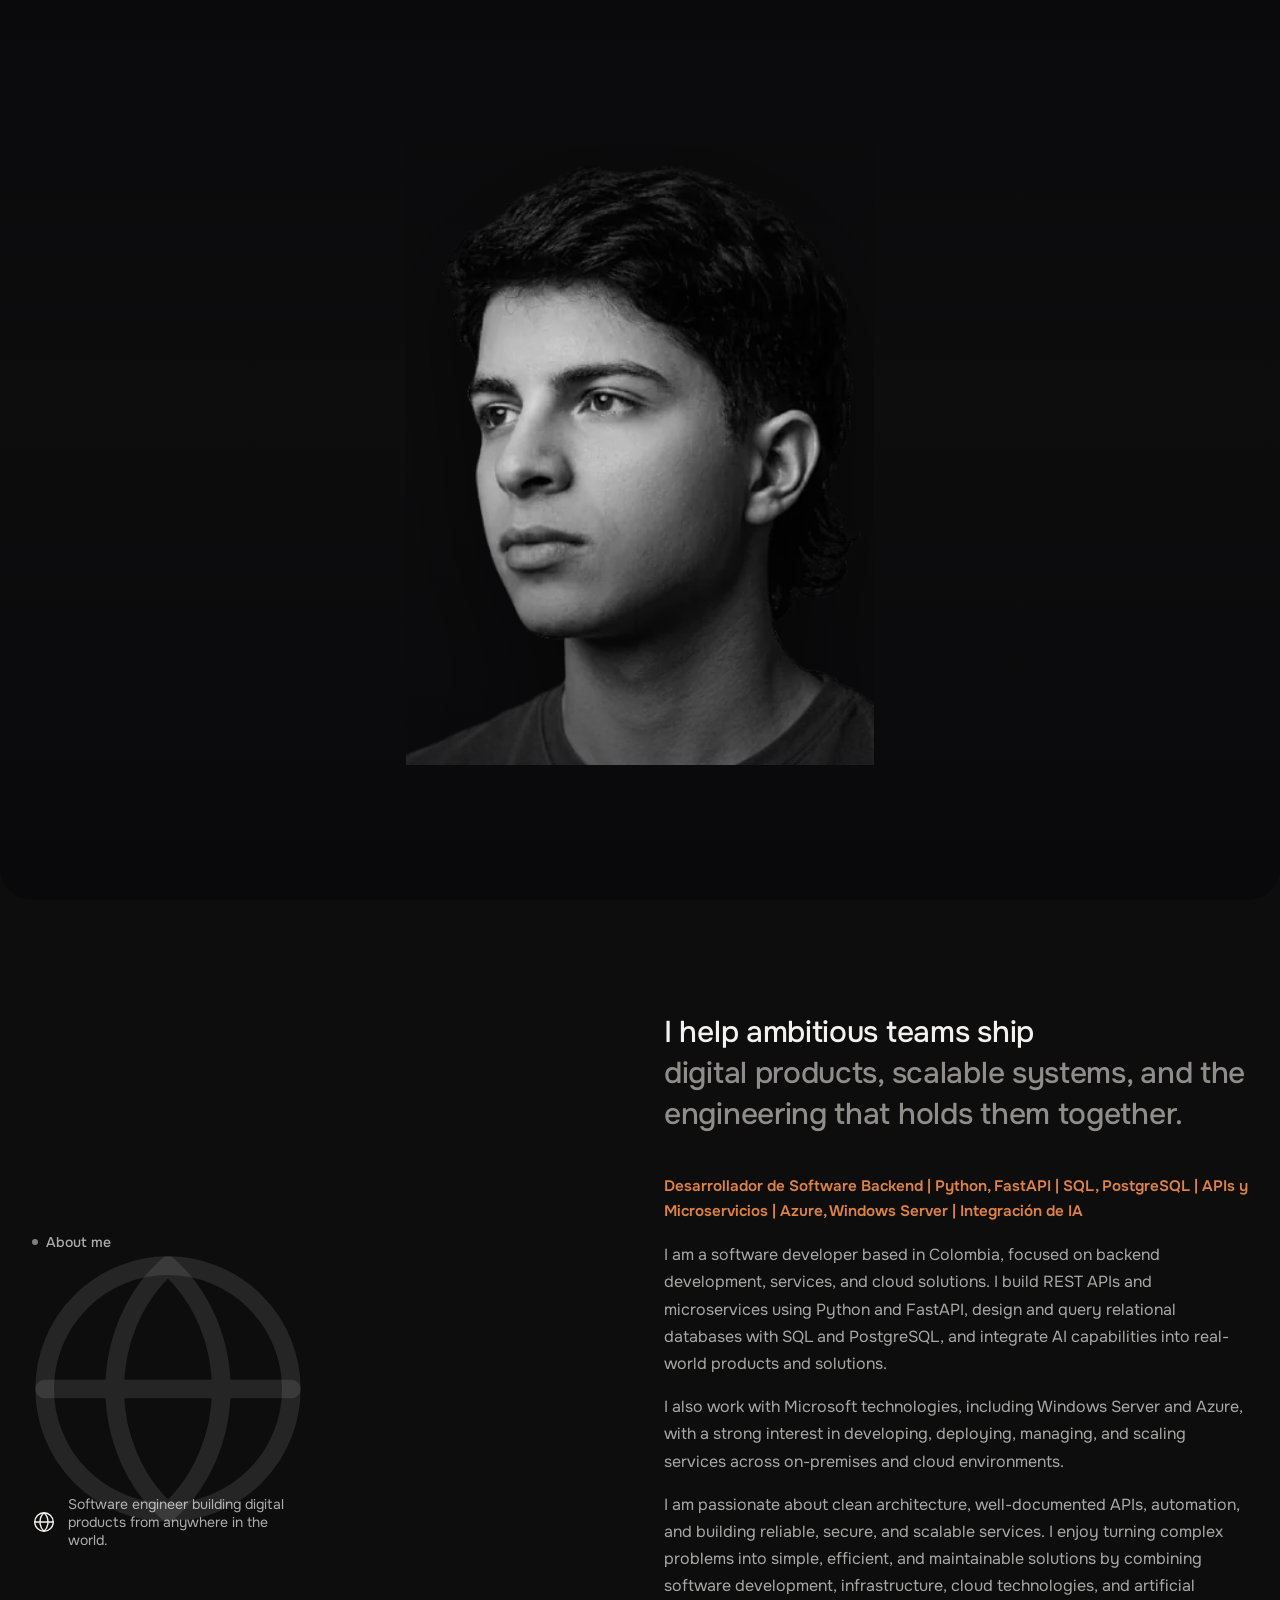
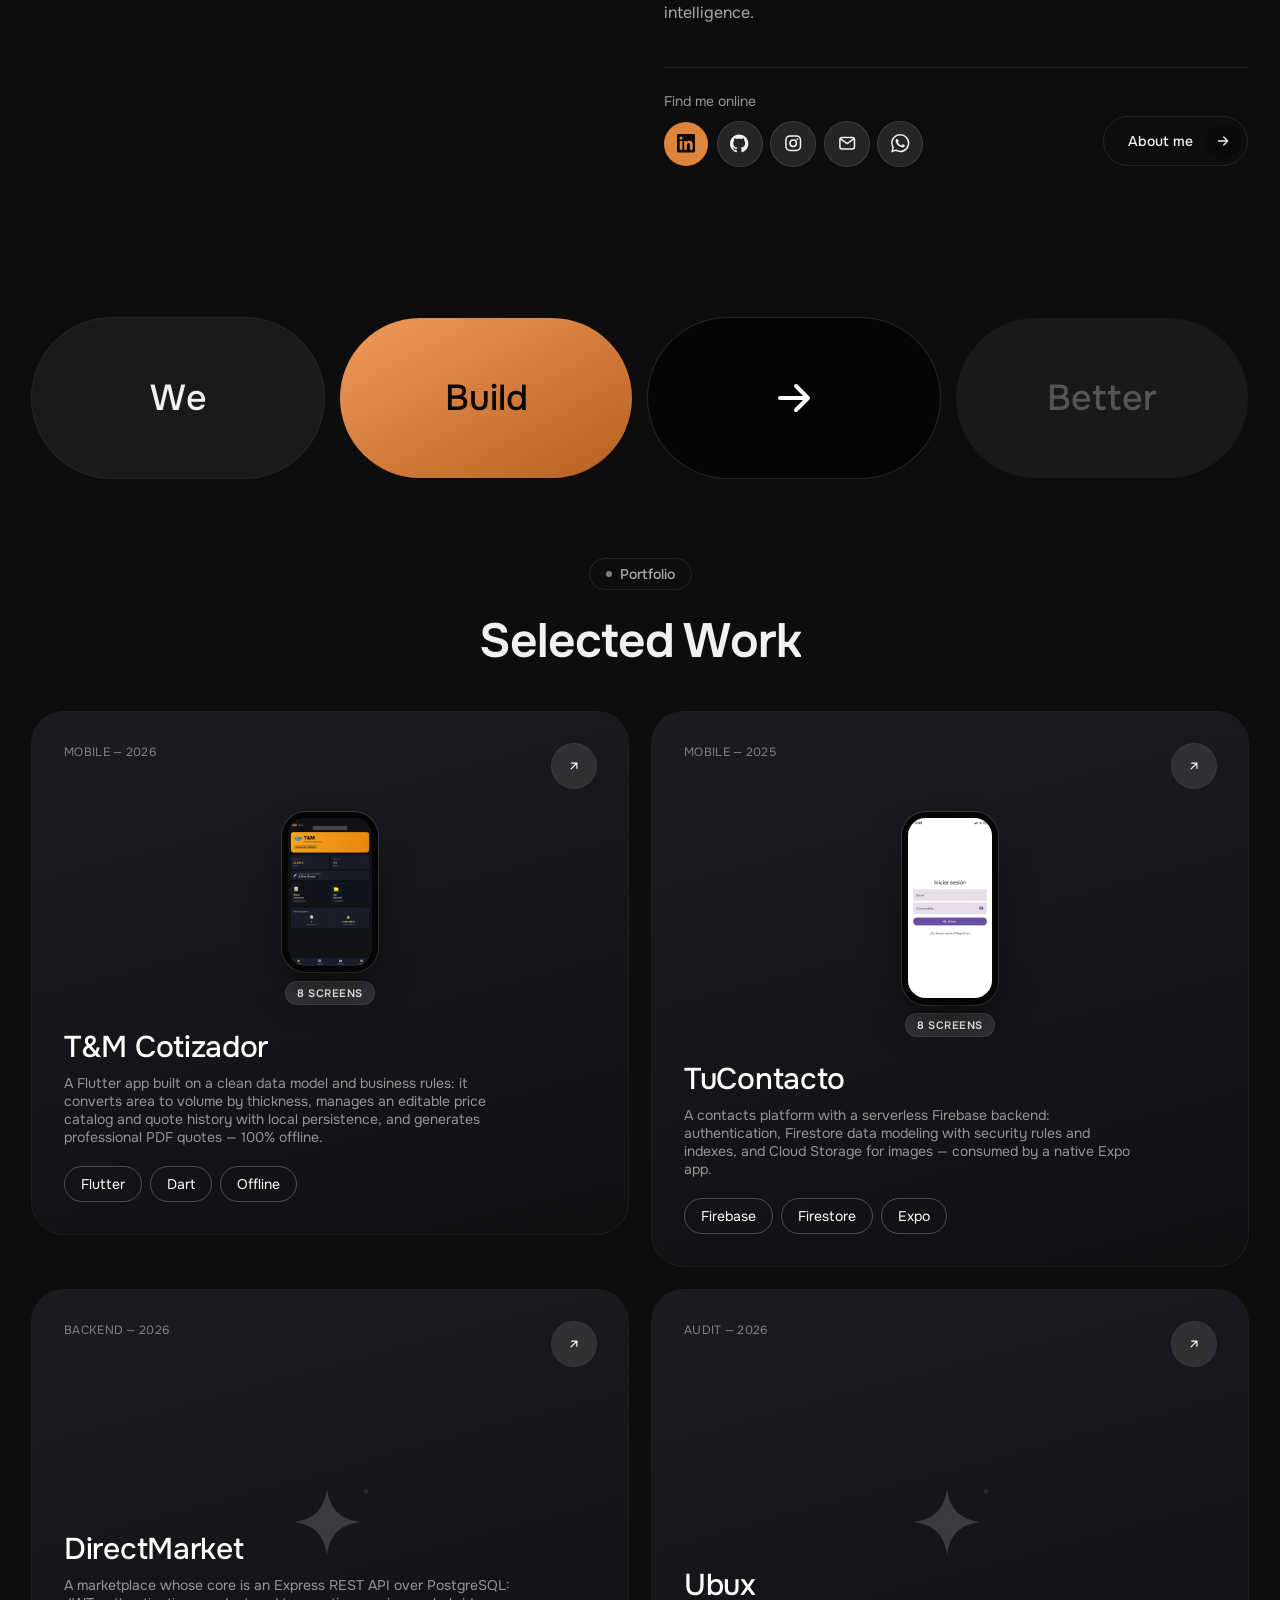
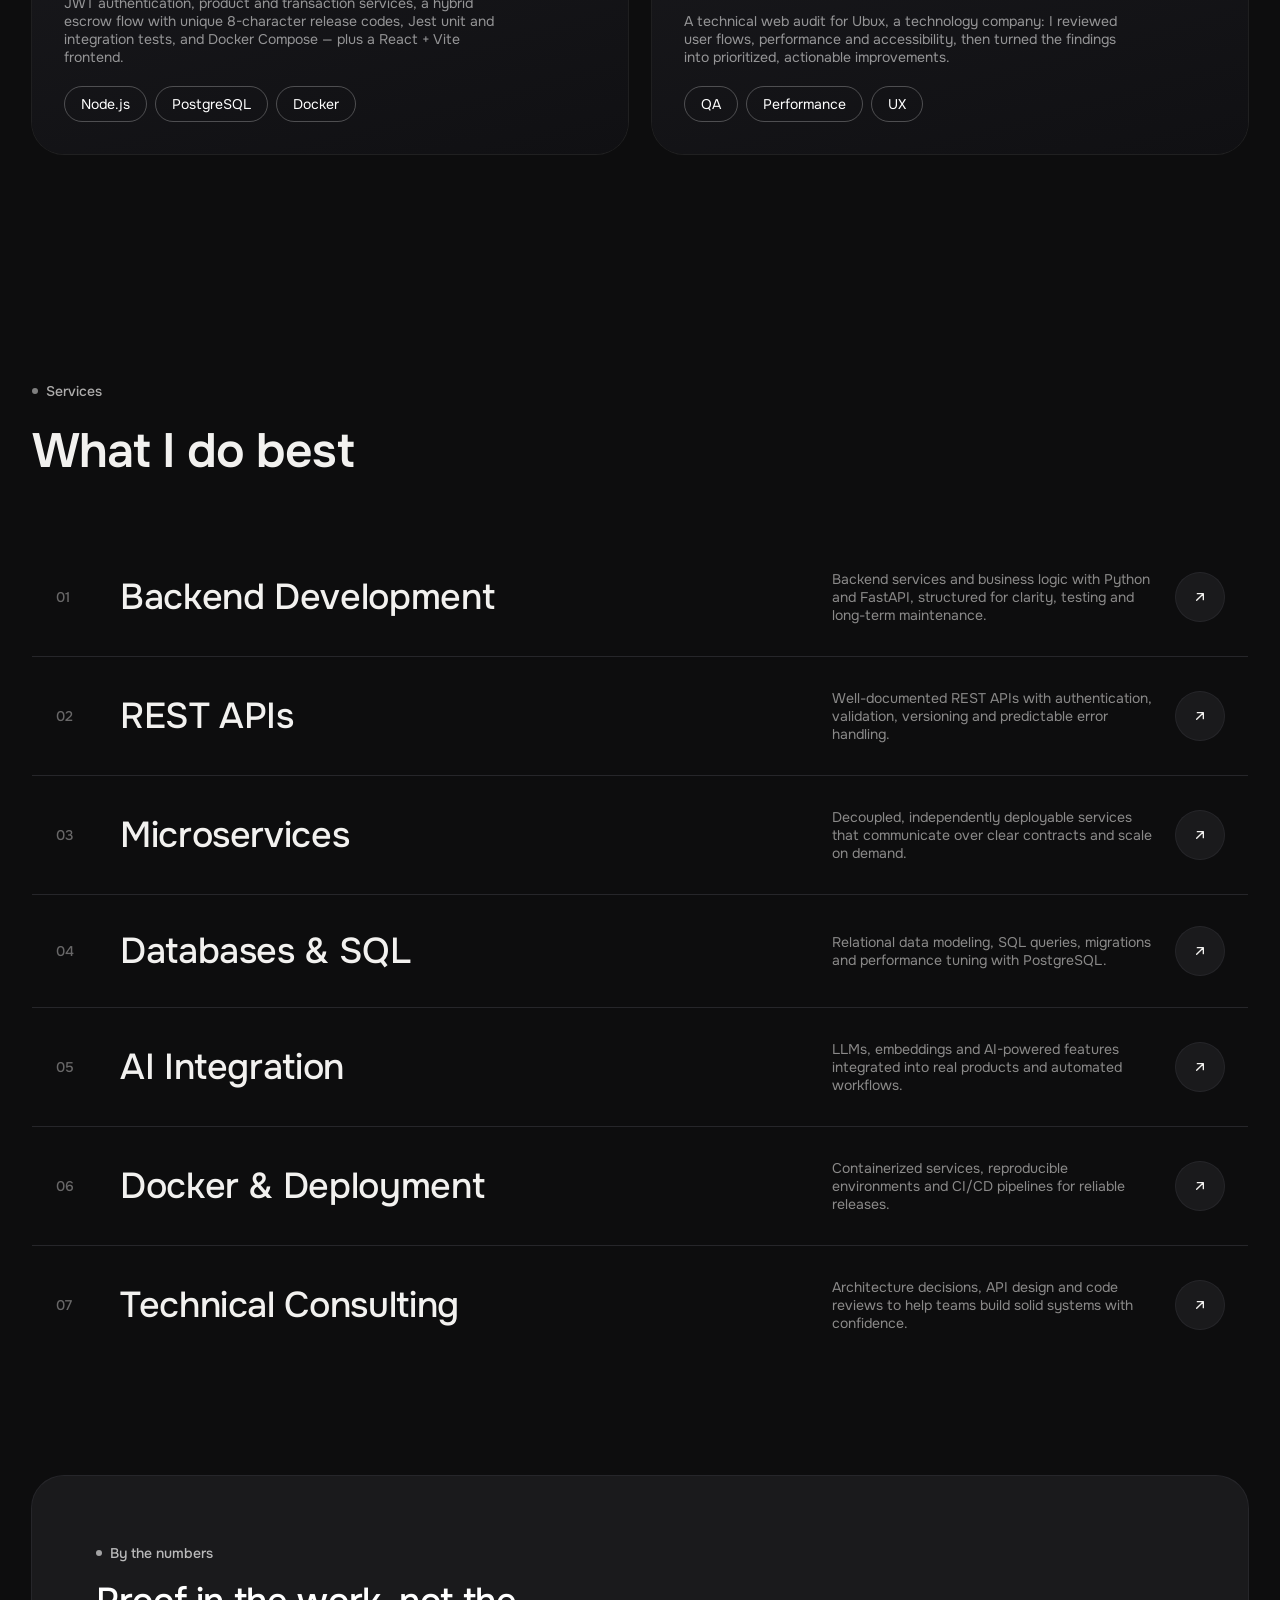
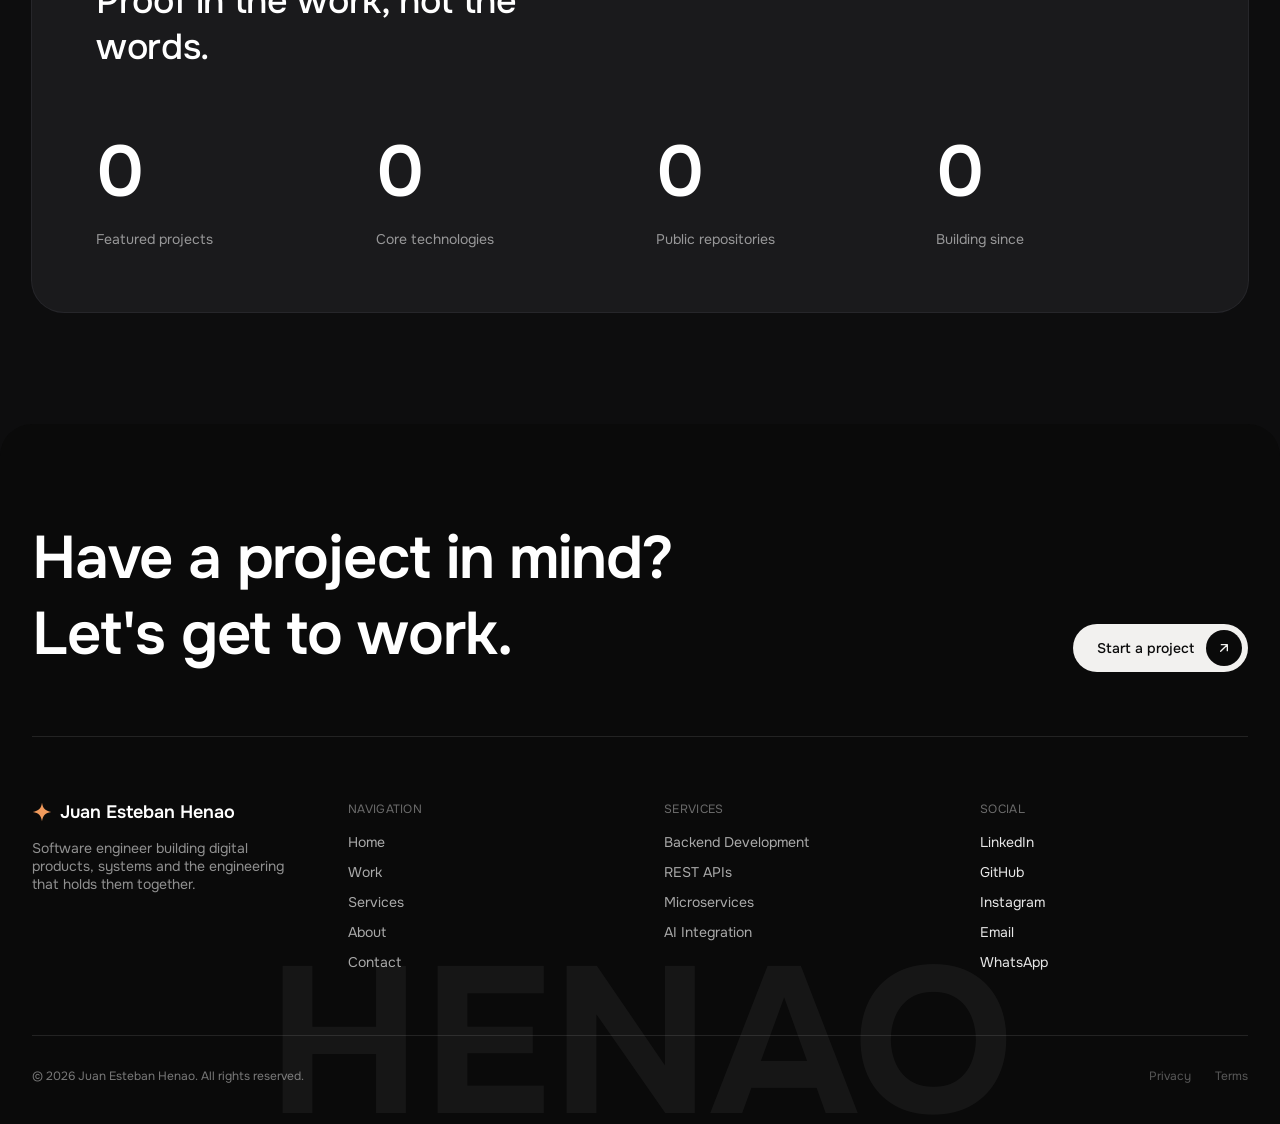
<file: index.html>
<!DOCTYPE html>
<html lang="en">
<head>
<meta charset="UTF-8" />
<meta name="viewport" content="width=device-width, initial-scale=1.0" />
<title>Juan Esteban Henao — Software Engineer</title>
<meta name="description" content="Juan Esteban Henao — Software Engineer building digital products, scalable systems, and the engineering that holds them together." />
<meta name="theme-color" content="#0a0a0a" />
<!-- Contact email is stored reversed so naive scrapers/crawlers don't harvest it; it is decoded at runtime and injected into mailto: links. -->
<meta name="em" content="moc.liamg@3mhsenauj" />
<!-- Cloudflare Turnstile site key (public). Leave empty to disable the captcha widget. -->
<meta name="turnstile-site-key" content="" />
<link rel="preconnect" href="https://fonts.googleapis.com">
<link rel="preconnect" href="https://fonts.gstatic.com" crossorigin>
<link href="https://fonts.googleapis.com/css2?family=Onest:wght@400;500;600;700&display=swap" rel="stylesheet">
<link rel="stylesheet" href="./css/styles.css?v=1">
<noscript><style>
  /* No-JS fallback: reveal content and drop the loader instead of leaving a blank/blocked page. */
  #pageLoader{ display:none !important }
  [data-reveal]{ opacity:1 !important; transform:none !important }
  [data-reveal] .line-inner{ opacity:1 !important; transform:none !important }
  [data-reveal] .word{ opacity:1 !important; transform:none !important }
  /* JS-dependent email links are replaced by the entity-encoded fallback below. */
  [data-em]{ display:none !important }
</style></noscript>
</head>
<body>

<a class="skip-link" href="#main">Skip to content</a>

<!-- ============================ PAGE LOADER ============================ -->
<div class="loader" id="pageLoader" role="status" aria-live="polite">
  <div class="loader-center">
    <div class="loader-brand">
      <svg class="i" viewBox="0 0 48 48" fill="currentColor" aria-hidden="true"><path d="M24 2c2.2 13.8 7.9 19.6 22 22-14.1 2.4-19.8 8.2-22 22-2.2-13.8-7.9-19.6-22-22 14.1-2.4 19.8-8.2 22-22Z"/></svg>
      <span>Juan Esteban Henao</span>
    </div>
    <p class="loader-tagline">I turn bold ideas into high-impact code.</p>
  </div>
  <div class="loader-progress">
    <div class="loader-track"><div class="loader-fill" id="loaderFill"></div></div>
    <div class="loader-row">
      <span>Loading</span>
      <span class="loader-count" id="loaderCount">000</span>
    </div>
  </div>
</div>

<!-- ============================ HEADER ============================ -->
<header class="site-header" id="siteHeader" data-reveal="header" data-gate="ready" data-delay="150">
  <div class="shell header-inner">
    <button class="header-brand" data-scroll="home" aria-label="Juan Esteban Henao — home">
      <span class="brand-scale">
        <svg class="i" viewBox="0 0 48 48" fill="currentColor" aria-hidden="true"><path d="M24 2c2.2 13.8 7.9 19.6 22 22-14.1 2.4-19.8 8.2-22 22-2.2-13.8-7.9-19.6-22-22 14.1-2.4 19.8-8.2 22-22Z"/></svg>
        <span>Juan Esteban Henao</span>
      </span>
    </button>

    <nav class="header-nav" aria-label="Primary">
      <ul>
        <li><button class="nav-item" data-scroll="home" aria-current="page">Home</button></li>
        <li><button class="nav-item" data-scroll="works">Work</button></li>
        <li><button class="nav-item" data-scroll="services">Services</button></li>
        <li><button class="nav-item" data-scroll="about">About</button></li>
        <li><button class="nav-item" data-modal-open>Contact</button></li>
      </ul>
    </nav>

    <div class="header-right">
      <div class="clock-chip">
        <span class="clock-label">Local time</span>
        <span class="clock-time" data-clock-time>9:41am</span>
        <span class="clock-sep">&bull;</span>
        <span class="clock-date" data-clock-date>12 March, 2025</span>
      </div>
      <button class="lang-btn" data-lang-toggle aria-label="Switch language">ES</button>
      <button class="menu-btn" id="menuOpen" aria-label="Open menu">
        <span class="menu-btn-inner">
          <svg class="i" viewBox="0 0 24 24" fill="none" stroke="currentColor" stroke-width="2" stroke-linecap="round" aria-hidden="true"><path d="M4 6h16M4 12h16M4 18h16"/></svg>
          <span class="menu-btn-word">Menu</span>
        </span>
      </button>
    </div>
  </div>
</header>

<main id="main">

  <!-- ============================ HERO ============================ -->
  <section class="hero" id="home">
    <div class="liquid" id="liquid">
      <div class="liquid-stage" id="liquidStage">
        <img class="liquid-base" src="Imagenes/perfil.webp?v=1" alt="Juan Esteban Henao" fetchpriority="high" />
        <canvas class="liquid-canvas" id="liquidCanvas" aria-hidden="true"></canvas>
      </div>
    </div>
    <div class="hero-vignette"></div>
    <div class="hero-watermark" data-reveal="watermark" data-gate="ready" data-delay="300">HENAO</div>

    <div class="shell hero-shell">
      <div class="hero-left">
        <span class="eyebrow eyebrow--dark" data-reveal="fade" data-gate="ready" data-delay="200">
          <span class="eyebrow-dot"></span>Software Engineer
        </span>

        <h1 class="hero-h1" data-reveal="line" data-gate="ready" data-delay="250" data-stagger="120">
          <span class="line-reveal"><span class="line-inner">I turn bold ideas</span></span>
          <span class="line-reveal"><span class="line-inner">into high-impact</span></span>
          <span class="line-reveal"><span class="line-inner">code.</span></span>
        </h1>

        <div class="hero-rating" data-reveal="fade" data-gate="ready" data-delay="650">
          <span class="hero-stars">
            <svg class="i" viewBox="0 0 24 24" fill="currentColor" aria-hidden="true"><path d="M12 2.5l2.9 5.88 6.49.94-4.7 4.58 1.11 6.46L12 17.9l-5.8 3.05 1.1-6.46-4.69-4.58 6.49-.94L12 2.5z"/></svg>
            <svg class="i" viewBox="0 0 24 24" fill="currentColor" aria-hidden="true"><path d="M12 2.5l2.9 5.88 6.49.94-4.7 4.58 1.11 6.46L12 17.9l-5.8 3.05 1.1-6.46-4.69-4.58 6.49-.94L12 2.5z"/></svg>
            <svg class="i" viewBox="0 0 24 24" fill="currentColor" aria-hidden="true"><path d="M12 2.5l2.9 5.88 6.49.94-4.7 4.58 1.11 6.46L12 17.9l-5.8 3.05 1.1-6.46-4.69-4.58 6.49-.94L12 2.5z"/></svg>
            <svg class="i" viewBox="0 0 24 24" fill="currentColor" aria-hidden="true"><path d="M12 2.5l2.9 5.88 6.49.94-4.7 4.58 1.11 6.46L12 17.9l-5.8 3.05 1.1-6.46-4.69-4.58 6.49-.94L12 2.5z"/></svg>
            <svg class="i" viewBox="0 0 24 24" fill="currentColor" aria-hidden="true"><path d="M12 2.5l2.9 5.88 6.49.94-4.7 4.58 1.11 6.46L12 17.9l-5.8 3.05 1.1-6.46-4.69-4.58 6.49-.94L12 2.5z"/></svg>
          </span>
          <span class="hero-rating-text">Available for work</span>
        </div>

        <div class="hero-ctas" data-reveal="fade" data-gate="ready" data-delay="750">
          <button class="pill pill--dark pill--arrow" data-modal-open>
            <span class="pill-scale"><span class="pill-inner">Let's Talk
              <span class="pill-badge"><svg class="i i--right" viewBox="0 0 24 24" fill="none" stroke="currentColor" stroke-width="2" stroke-linecap="round" stroke-linejoin="round" aria-hidden="true"><path d="M5 12h14M13 6l6 6-6 6"/></svg></span>
            </span></span>
          </button>
          <button class="pill pill--outline" data-scroll="works">
            <span class="pill-scale"><span class="pill-inner">View Work</span></span>
          </button>
          <a class="pill pill--outline" id="cvDownload" href="CV.pdf" download="Juan-Esteban-Henao-CV-EN.pdf" aria-label="Download CV">
            <span class="pill-scale"><span class="pill-inner">Download CV</span></span>
          </a>
        </div>

        <div class="hero-socials" data-reveal="fade" data-gate="ready" data-delay="850">
          <a class="social-chip social-chip--accent" href="https://www.linkedin.com/in/juan-esteban-henao-manrique-15b558282/" target="_blank" rel="noopener noreferrer" aria-label="LinkedIn" title="LinkedIn">
            <svg class="i" viewBox="0 0 24 24" fill="currentColor" aria-hidden="true"><path d="M20.45 20.45h-3.55v-5.57c0-1.33-.02-3.04-1.85-3.04-1.85 0-2.13 1.45-2.13 2.94v5.67H9.36V9h3.41v1.56h.05c.47-.9 1.63-1.85 3.36-1.85 3.6 0 4.27 2.37 4.27 5.45v6.29zM5.34 7.43a2.06 2.06 0 1 1 0-4.12 2.06 2.06 0 0 1 0 4.12zM7.12 20.45H3.56V9h3.56v11.45zM22.22 0H1.77C.79 0 0 .77 0 1.72v20.56C0 23.23.79 24 1.77 24h20.45c.98 0 1.78-.77 1.78-1.72V1.72C24 .77 23.2 0 22.22 0z"/></svg>
          </a>
          <a class="social-chip social-chip--muted" href="https://github.com/Henao00" target="_blank" rel="noopener noreferrer" aria-label="GitHub" title="GitHub">
            <svg class="i" viewBox="0 0 24 24" fill="currentColor" aria-hidden="true"><path d="M12 .5C5.37.5 0 5.87 0 12.5c0 5.3 3.44 9.8 8.21 11.39.6.11.82-.26.82-.58 0-.29-.01-1.24-.02-2.25-3.34.73-4.04-1.42-4.04-1.42-.55-1.39-1.34-1.76-1.34-1.76-1.09-.75.08-.73.08-.73 1.21.09 1.84 1.24 1.84 1.24 1.07 1.84 2.81 1.31 3.5 1 .11-.78.42-1.31.76-1.61-2.67-.3-5.47-1.33-5.47-5.93 0-1.31.47-2.38 1.24-3.22-.12-.3-.54-1.52.12-3.18 0 0 1.01-.32 3.3 1.23.96-.27 1.98-.4 3-.4 1.02 0 2.04.14 3 .4 2.29-1.55 3.3-1.23 3.3-1.23.66 1.66.24 2.88.12 3.18.77.84 1.24 1.91 1.24 3.22 0 4.61-2.8 5.63-5.48 5.92.43.37.81 1.1.81 2.22 0 1.61-.02 2.9-.02 3.29 0 .32.22.7.83.58C20.57 22.29 24 17.8 24 12.5 24 5.87 18.63.5 12 .5z"/></svg>
          </a>
          <a class="social-chip social-chip--muted" href="https://www.instagram.com/henao____/" target="_blank" rel="noopener noreferrer" aria-label="Instagram" title="Instagram">
            <svg class="i" viewBox="0 0 24 24" fill="none" stroke="currentColor" stroke-width="2" stroke-linecap="round" stroke-linejoin="round" aria-hidden="true"><rect x="2.5" y="2.5" width="19" height="19" rx="5.5"/><circle cx="12" cy="12" r="4.2"/><circle cx="17.3" cy="6.7" r="1.15" fill="currentColor" stroke="none"/></svg>
          </a>
          <a class="social-chip social-chip--muted" href="#" data-em aria-label="Email" title="Email">
            <svg class="i" viewBox="0 0 24 24" fill="none" stroke="currentColor" stroke-width="2" stroke-linecap="round" stroke-linejoin="round" aria-hidden="true"><rect x="2.5" y="4.5" width="19" height="15" rx="3"/><path d="m3.5 6.5 8.5 6 8.5-6"/></svg>
          </a>
          <a class="social-chip social-chip--muted" href="https://wa.me/573005784436" target="_blank" rel="noopener noreferrer" aria-label="WhatsApp" title="WhatsApp">
            <svg class="i" viewBox="0 0 24 24" fill="currentColor" aria-hidden="true"><path d="M20.52 3.48A11.9 11.9 0 0 0 12.05 0C5.5 0 .17 5.33.16 11.88c0 2.09.55 4.13 1.6 5.93L0 24l6.35-1.66a11.86 11.86 0 0 0 5.69 1.45h.01c6.55 0 11.88-5.33 11.89-11.88a11.8 11.8 0 0 0-3.42-8.43ZM12.05 21.76h-.01a9.87 9.87 0 0 1-5.03-1.38l-.36-.21-3.74.98 1-3.65-.24-.37a9.83 9.83 0 0 1-1.51-5.25c0-5.45 4.44-9.89 9.9-9.89 2.64 0 5.12 1.03 6.99 2.9a9.82 9.82 0 0 1 2.89 6.99c0 5.45-4.44 9.88-9.89 9.88Zm5.42-7.4c-.3-.15-1.76-.87-2.03-.97-.27-.1-.47-.15-.67.15-.2.3-.77.97-.94 1.17-.17.2-.35.22-.64.07-.3-.15-1.25-.46-2.39-1.47-.88-.79-1.48-1.76-1.65-2.06-.17-.3-.02-.46.13-.61.13-.13.3-.34.45-.51.15-.17.2-.3.3-.5.1-.2.05-.37-.02-.52-.07-.15-.67-1.62-.92-2.22-.24-.58-.49-.5-.67-.51h-.57c-.2 0-.52.07-.79.37-.27.3-1.04 1.02-1.04 2.48s1.06 2.88 1.21 3.08c.15.2 2.1 3.2 5.07 4.49.71.3 1.26.48 1.69.62.71.22 1.36.19 1.87.12.57-.09 1.76-.72 2.01-1.41.25-.69.25-1.29.17-1.41-.07-.12-.27-.2-.57-.35Z"/></svg>
          </a>
        </div>
      </div>

      <div class="hero-right">
        <!-- HeroCard carousel -->
        <div class="hero-card" id="heroCard" data-reveal="fade-scale" data-gate="ready" data-delay="400">
          <div class="hero-card-inner" id="heroCardInner">
            <div class="hero-card-tile">
              <svg class="i" viewBox="0 0 48 48" fill="currentColor" aria-hidden="true"><path d="M24 2c2.2 13.8 7.9 19.6 22 22-14.1 2.4-19.8 8.2-22 22-2.2-13.8-7.9-19.6-22-22 14.1-2.4 19.8-8.2 22-22Z"/></svg>
            </div>
            <div class="hero-card-panel">
              <div class="hero-card-slot" id="heroCardSlot"></div>
              <div class="hero-card-bottom">
                <div class="hero-card-dots" id="heroCardDots"></div>
                <div class="hero-card-nav">
                  <button class="hero-card-arrow is-prev" data-step="-1" aria-label="Previous">
                    <svg class="i" viewBox="0 0 24 24" fill="none" stroke="currentColor" stroke-width="2" stroke-linecap="round" stroke-linejoin="round" aria-hidden="true"><path d="M5 12h14M13 6l6 6-6 6"/></svg>
                  </button>
                  <button class="hero-card-arrow" data-step="1" aria-label="Next">
                    <svg class="i" viewBox="0 0 24 24" fill="none" stroke="currentColor" stroke-width="2" stroke-linecap="round" stroke-linejoin="round" aria-hidden="true"><path d="M5 12h14M13 6l6 6-6 6"/></svg>
                  </button>
                </div>
              </div>
            </div>
          </div>
        </div>

        <!-- Partners -->
        <div class="partners" data-reveal="rise-lg" data-gate="ready" data-delay="550">
          <div class="partners-label">Tech I work with</div>
          <div class="partners-grid">
            <span class="partner"><svg class="i" viewBox="0 0 24 24" aria-hidden="true" fill="none"><circle cx="12" cy="12" r="9" stroke="currentColor" stroke-width="1.6"/><circle cx="12" cy="12" r="3.2" fill="currentColor"/></svg>Python</span>
            <span class="partner"><svg class="i" viewBox="0 0 24 24" aria-hidden="true" fill="none"><circle cx="12" cy="12" r="9" stroke="currentColor" stroke-width="1.6"/><circle cx="12" cy="12" r="3.2" fill="currentColor"/></svg>FastAPI</span>
            <span class="partner"><svg class="i" viewBox="0 0 24 24" aria-hidden="true" fill="none"><circle cx="12" cy="12" r="9" stroke="currentColor" stroke-width="1.6"/><circle cx="12" cy="12" r="3.2" fill="currentColor"/></svg>PostgreSQL</span>
            <span class="partner"><svg class="i" viewBox="0 0 24 24" aria-hidden="true" fill="none"><circle cx="12" cy="12" r="9" stroke="currentColor" stroke-width="1.6"/><circle cx="12" cy="12" r="3.2" fill="currentColor"/></svg>SQL</span>
            <span class="partner"><svg class="i" viewBox="0 0 24 24" aria-hidden="true" fill="none"><circle cx="12" cy="12" r="9" stroke="currentColor" stroke-width="1.6"/><circle cx="12" cy="12" r="3.2" fill="currentColor"/></svg>Docker</span>
            <span class="partner"><svg class="i" viewBox="0 0 24 24" aria-hidden="true" fill="none"><circle cx="12" cy="12" r="9" stroke="currentColor" stroke-width="1.6"/><circle cx="12" cy="12" r="3.2" fill="currentColor"/></svg>Node.js</span>
            <span class="partner"><svg class="i" viewBox="0 0 24 24" aria-hidden="true" fill="none"><circle cx="12" cy="12" r="9" stroke="currentColor" stroke-width="1.6"/><circle cx="12" cy="12" r="3.2" fill="currentColor"/></svg>Git</span><span class="partner"><svg class="i" viewBox="0 0 24 24" aria-hidden="true" fill="none"><circle cx="12" cy="12" r="9" stroke="currentColor" stroke-width="1.6"/><circle cx="12" cy="12" r="3.2" fill="currentColor"/></svg>Azure</span><span class="partner"><svg class="i" viewBox="0 0 24 24" aria-hidden="true" fill="none"><circle cx="12" cy="12" r="9" stroke="currentColor" stroke-width="1.6"/><circle cx="12" cy="12" r="3.2" fill="currentColor"/></svg>Windows Server</span>
          </div>
        </div>
      </div>
    </div>

    <!-- Bottom status bar -->
    <div class="shell hero-status" data-reveal="fade-only" data-gate="ready" data-delay="900">
      <span>Building since 2025</span>
      <span class="hero-status-mid">Remote, worldwide</span>
      <span class="hero-status-right">Scroll to explore <span aria-hidden="true">&darr;</span></span>
    </div>
  </section>

    <!-- ============================ ABOUT ============================ -->
  <section class="about" id="about">
    <div class="shell about-shell">
      <div class="about-globe">
        <span class="about-globe-bg" aria-hidden="true">
          <svg class="i" viewBox="0 0 24 24" fill="none" stroke="currentColor" stroke-width="1.4" stroke-linecap="round" stroke-linejoin="round"><circle cx="12" cy="12" r="9.25"/><path d="M12 2.75c2.6 2.3 4 5.8 4 9.25s-1.4 6.95-4 9.25c-2.6-2.3-4-5.8-4-9.25s1.4-6.95 4-9.25zM2.75 12h18.5"/></svg>
        </span>
        <span class="eyebrow eyebrow--dark"><span class="eyebrow-dot"></span>About me</span>
        <div class="about-globe-foot" data-reveal="rise">
          <svg class="i" viewBox="0 0 24 24" fill="none" stroke="currentColor" stroke-width="1.4" stroke-linecap="round" stroke-linejoin="round" aria-hidden="true"><circle cx="12" cy="12" r="9.25"/><path d="M12 2.75c2.6 2.3 4 5.8 4 9.25s-1.4 6.95-4 9.25c-2.6-2.3-4-5.8-4-9.25s1.4-6.95 4-9.25zM2.75 12h18.5"/></svg>
          <span>Software engineer building digital products from anywhere in the world.</span>
        </div>
      </div>

      <div class="about-statement">
        <h2 class="about-h2" data-reveal="line" data-stagger="35">
          <span class="line-reveal"><span class="line-inner">I help ambitious teams ship </span></span>
          <span class="line-reveal"><span class="line-inner about-muted">digital products, scalable systems, and the engineering that holds them together.</span></span>
        </h2>
        <div class="about-body" data-reveal="rise" data-delay="120">
          <p class="about-role">Desarrollador de Software Backend | Python, FastAPI | SQL, PostgreSQL | APIs y Microservicios | Azure, Windows Server | Integración de IA</p>
          <p>I am a software developer based in Colombia, focused on backend development, services, and cloud solutions. I build REST APIs and microservices using Python and FastAPI, design and query relational databases with SQL and PostgreSQL, and integrate AI capabilities into real-world products and solutions.</p>
          <p>I also work with Microsoft technologies, including Windows Server and Azure, with a strong interest in developing, deploying, managing, and scaling services across on-premises and cloud environments.</p>
          <p>I am passionate about clean architecture, well-documented APIs, automation, and building reliable, secure, and scalable services. I enjoy turning complex problems into simple, efficient, and maintainable solutions by combining software development, infrastructure, cloud technologies, and artificial intelligence.</p>
        </div>
        <div class="about-foot" data-reveal="rise" data-delay="200">
          <div>
            <div class="about-foot-label">Find me online</div>
            <div class="about-socials">
              <a class="social-chip social-chip--accent" href="https://www.linkedin.com/in/juan-esteban-henao-manrique-15b558282/" target="_blank" rel="noopener noreferrer" aria-label="LinkedIn" title="LinkedIn">
                <svg class="i" viewBox="0 0 24 24" fill="currentColor" aria-hidden="true"><path d="M20.45 20.45h-3.55v-5.57c0-1.33-.02-3.04-1.85-3.04-1.85 0-2.13 1.45-2.13 2.94v5.67H9.36V9h3.41v1.56h.05c.47-.9 1.63-1.85 3.36-1.85 3.6 0 4.27 2.37 4.27 5.45v6.29zM5.34 7.43a2.06 2.06 0 1 1 0-4.12 2.06 2.06 0 0 1 0 4.12zM7.12 20.45H3.56V9h3.56v11.45zM22.22 0H1.77C.79 0 0 .77 0 1.72v20.56C0 23.23.79 24 1.77 24h20.45c.98 0 1.78-.77 1.78-1.72V1.72C24 .77 23.2 0 22.22 0z"/></svg>
              </a>
              <a class="social-chip social-chip--muted" href="https://github.com/Henao00" target="_blank" rel="noopener noreferrer" aria-label="GitHub" title="GitHub">
                <svg class="i" viewBox="0 0 24 24" fill="currentColor" aria-hidden="true"><path d="M12 .5C5.37.5 0 5.87 0 12.5c0 5.3 3.44 9.8 8.21 11.39.6.11.82-.26.82-.58 0-.29-.01-1.24-.02-2.25-3.34.73-4.04-1.42-4.04-1.42-.55-1.39-1.34-1.76-1.34-1.76-1.09-.75.08-.73.08-.73 1.21.09 1.84 1.24 1.84 1.24 1.07 1.84 2.81 1.31 3.5 1 .11-.78.42-1.31.76-1.61-2.67-.3-5.47-1.33-5.47-5.93 0-1.31.47-2.38 1.24-3.22-.12-.3-.54-1.52.12-3.18 0 0 1.01-.32 3.3 1.23.96-.27 1.98-.4 3-.4 1.02 0 2.04.14 3 .4 2.29-1.55 3.3-1.23 3.3-1.23.66 1.66.24 2.88.12 3.18.77.84 1.24 1.91 1.24 3.22 0 4.61-2.8 5.63-5.48 5.92.43.37.81 1.1.81 2.22 0 1.61-.02 2.9-.02 3.29 0 .32.22.7.83.58C20.57 22.29 24 17.8 24 12.5 24 5.87 18.63.5 12 .5z"/></svg>
              </a>
              <a class="social-chip social-chip--muted" href="https://www.instagram.com/henao____/" target="_blank" rel="noopener noreferrer" aria-label="Instagram" title="Instagram">
                <svg class="i" viewBox="0 0 24 24" fill="none" stroke="currentColor" stroke-width="2" stroke-linecap="round" stroke-linejoin="round" aria-hidden="true"><rect x="2.5" y="2.5" width="19" height="19" rx="5.5"/><circle cx="12" cy="12" r="4.2"/><circle cx="17.3" cy="6.7" r="1.15" fill="currentColor" stroke="none"/></svg>
              </a>
              <a class="social-chip social-chip--muted" href="#" data-em aria-label="Email" title="Email">
                <svg class="i" viewBox="0 0 24 24" fill="none" stroke="currentColor" stroke-width="2" stroke-linecap="round" stroke-linejoin="round" aria-hidden="true"><rect x="2.5" y="4.5" width="19" height="15" rx="3"/><path d="m3.5 6.5 8.5 6 8.5-6"/></svg>
              </a>
              <a class="social-chip social-chip--muted" href="https://wa.me/573005784436" target="_blank" rel="noopener noreferrer" aria-label="WhatsApp" title="WhatsApp">
                <svg class="i" viewBox="0 0 24 24" fill="currentColor" aria-hidden="true"><path d="M20.52 3.48A11.9 11.9 0 0 0 12.05 0C5.5 0 .17 5.33.16 11.88c0 2.09.55 4.13 1.6 5.93L0 24l6.35-1.66a11.86 11.86 0 0 0 5.69 1.45h.01c6.55 0 11.88-5.33 11.89-11.88a11.8 11.8 0 0 0-3.42-8.43ZM12.05 21.76h-.01a9.87 9.87 0 0 1-5.03-1.38l-.36-.21-3.74.98 1-3.65-.24-.37a9.83 9.83 0 0 1-1.51-5.25c0-5.45 4.44-9.89 9.9-9.89 2.64 0 5.12 1.03 6.99 2.9a9.82 9.82 0 0 1 2.89 6.99c0 5.45-4.44 9.88-9.89 9.88Zm5.42-7.4c-.3-.15-1.76-.87-2.03-.97-.27-.1-.47-.15-.67.15-.2.3-.77.97-.94 1.17-.17.2-.35.22-.64.07-.3-.15-1.25-.46-2.39-1.47-.88-.79-1.48-1.76-1.65-2.06-.17-.3-.02-.46.13-.61.13-.13.3-.34.45-.51.15-.17.2-.3.3-.5.1-.2.05-.37-.02-.52-.07-.15-.67-1.62-.92-2.22-.24-.58-.49-.5-.67-.51h-.57c-.2 0-.52.07-.79.37-.27.3-1.04 1.02-1.04 2.48s1.06 2.88 1.21 3.08c.15.2 2.1 3.2 5.07 4.49.71.3 1.26.48 1.69.62.71.22 1.36.19 1.87.12.57-.09 1.76-.72 2.01-1.41.25-.69.25-1.29.17-1.41-.07-.12-.27-.2-.57-.35Z"/></svg>
              </a>
            </div>
          </div>
          <a class="pill pill--outline pill--arrow" href="#about" data-scroll="about">
            <span class="pill-scale"><span class="pill-inner">About me
              <span class="pill-badge"><svg class="i i--right" viewBox="0 0 24 24" fill="none" stroke="currentColor" stroke-width="2" stroke-linecap="round" stroke-linejoin="round" aria-hidden="true"><path d="M5 12h14M13 6l6 6-6 6"/></svg></span>
            </span></span>
          </a>
        </div>
      </div>
    </div>
  </section>

  <!-- ============================ CREATE BAND ============================ -->
  <section class="band">
    <ul class="shell band-list">
      <li data-reveal="up-lg" data-delay="0"><div class="band-tile band-tile--light">We</div></li>
      <li data-reveal="up-lg" data-delay="120"><div class="band-tile band-tile--accent">Build</div></li>
      <li data-reveal="up-lg" data-delay="240"><div class="band-tile band-tile--dark">
        <svg class="i" viewBox="0 0 24 24" fill="none" stroke="currentColor" stroke-width="2" stroke-linecap="round" stroke-linejoin="round" aria-hidden="true"><path d="M5 12h14M13 6l6 6-6 6"/></svg>
      </div></li>
      <li data-reveal="up-lg" data-delay="360"><div class="band-tile band-tile--ghost">Better</div></li>
    </ul>
  </section>

  <!-- ============================ PORTFOLIO ============================ -->
  <section class="works" id="works">
    <div class="shell works-shell">
      <div class="works-head">
        <span class="eyebrow eyebrow--dark"><span class="eyebrow-dot"></span>Portfolio</span>
        <h2 class="works-h2" data-reveal="line" data-delay="120">
          <span class="line-reveal"><span class="line-inner">Selected Work</span></span>
        </h2>
      </div>

      <ul class="works-grid">
        <li data-reveal="card" data-delay="0">
          <article class="pf-card pf-card--app">
            <a class="pf-card-link" href="https://github.com/Henao00/T-M-Cotizador" target="_blank" rel="noopener noreferrer" aria-label="T&amp;M Cotizador on GitHub"></a>
            <div class="pf-meta"><span>Mobile — 2026</span>
              <span class="pf-badge"><svg class="i" viewBox="0 0 24 24" fill="none" stroke="currentColor" stroke-width="2" stroke-linecap="round" stroke-linejoin="round" aria-hidden="true"><path d="M7 17 17 7M8 7h9v9"/></svg></span>
            </div>
            <button class="pf-showcase" type="button" data-gallery="tmc" aria-label="View screens">
              <span class="pf-phone"><picture><source srcset="Imagenes/T&amp;MCotizador/a1.webp" type="image/webp" /><img src="Imagenes/T&amp;MCotizador/a1.jpg" alt="" loading="lazy" /></picture></span>
              <span class="pf-showcase-count">8 screens</span>
            </button>
            <div class="pf-bottom">
              <h3 class="pf-name">T&M Cotizador</h3>
              <p class="pf-desc">A Flutter app built on a clean data model and business rules: it converts area to volume by thickness, manages an editable price catalog and quote history with local persistence, and generates professional PDF quotes — 100% offline.</p>
              <div class="pf-tags">
                <span class="chip chip--light">Flutter</span>
                <span class="chip chip--light">Dart</span>
                <span class="chip chip--light">Offline</span>
              </div>
            </div>
          </article>
        </li>

        <li data-reveal="card" data-delay="90">
          <article class="pf-card pf-card--app">
            <a class="pf-card-link" href="https://github.com/Henao00/TuContacto-" target="_blank" rel="noopener noreferrer" aria-label="TuContacto on GitHub"></a>
            <div class="pf-meta"><span>Mobile — 2025</span>
              <span class="pf-badge"><svg class="i" viewBox="0 0 24 24" fill="none" stroke="currentColor" stroke-width="2" stroke-linecap="round" stroke-linejoin="round" aria-hidden="true"><path d="M7 17 17 7M8 7h9v9"/></svg></span>
            </div>
            <button class="pf-showcase" type="button" data-gallery="tucontacto" aria-label="View screens">
              <span class="pf-phone"><picture><source srcset="Imagenes/TuContacto/b1.webp" type="image/webp" /><img src="Imagenes/TuContacto/b1.jpg" alt="" loading="lazy" /></picture></span>
              <span class="pf-showcase-count">8 screens</span>
            </button>
            <div class="pf-bottom">
              <h3 class="pf-name">TuContacto</h3>
              <p class="pf-desc">A contacts platform with a serverless Firebase backend: authentication, Firestore data modeling with security rules and indexes, and Cloud Storage for images — consumed by a native Expo app.</p>
              <div class="pf-tags">
                <span class="chip chip--light">Firebase</span>
                <span class="chip chip--light">Firestore</span>
                <span class="chip chip--light">Expo</span>
              </div>
            </div>
          </article>
        </li>

        <li data-reveal="card" data-delay="180">
          <a class="pf-link" href="https://github.com/Henao00/DirectMarket" target="_blank" rel="noopener noreferrer">
            <article class="pf-card">
              <div class="pf-meta"><span>Backend — 2026</span>
                <span class="pf-badge"><svg class="i" viewBox="0 0 24 24" fill="none" stroke="currentColor" stroke-width="2" stroke-linecap="round" stroke-linejoin="round" aria-hidden="true"><path d="M7 17 17 7M8 7h9v9"/></svg></span>
              </div>
              <div class="pf-watermark"><span class="pf-watermark-inner">
                <svg class="i" viewBox="0 0 48 48" fill="currentColor" aria-hidden="true"><path d="M24 2c2.2 13.8 7.9 19.6 22 22-14.1 2.4-19.8 8.2-22 22-2.2-13.8-7.9-19.6-22-22 14.1-2.4 19.8-8.2 22-22Z"/></svg><sup>&reg;</sup>
              </span></div>
              <div class="pf-bottom">
                <h3 class="pf-name">DirectMarket</h3>
                <p class="pf-desc">A marketplace whose core is an Express REST API over PostgreSQL: JWT authentication, product and transaction services, a hybrid escrow flow with unique 8-character release codes, Jest unit and integration tests, and Docker Compose — plus a React + Vite frontend.</p>
                <div class="pf-tags">
                  <span class="chip chip--light">Node.js</span>
                  <span class="chip chip--light">PostgreSQL</span>
                  <span class="chip chip--light">Docker</span>
                </div>
              </div>
            </article>
          </a>
        </li>

        <li data-reveal="card" data-delay="270">
          <a class="pf-link" href="https://ubux-web.vercel.app/es" target="_blank" rel="noopener noreferrer">
            <article class="pf-card">
              <div class="pf-meta"><span>Audit — 2026</span>
                <span class="pf-badge"><svg class="i" viewBox="0 0 24 24" fill="none" stroke="currentColor" stroke-width="2" stroke-linecap="round" stroke-linejoin="round" aria-hidden="true"><path d="M7 17 17 7M8 7h9v9"/></svg></span>
              </div>
              <div class="pf-watermark"><span class="pf-watermark-inner">
                <svg class="i" viewBox="0 0 48 48" fill="currentColor" aria-hidden="true"><path d="M24 2c2.2 13.8 7.9 19.6 22 22-14.1 2.4-19.8 8.2-22 22-2.2-13.8-7.9-19.6-22-22 14.1-2.4 19.8-8.2 22-22Z"/></svg><sup>&reg;</sup>
              </span></div>
              <div class="pf-bottom">
                <h3 class="pf-name">Ubux</h3>
                <p class="pf-desc">A technical web audit for Ubux, a technology company: I reviewed user flows, performance and accessibility, then turned the findings into prioritized, actionable improvements.</p>
                <div class="pf-tags">
                  <span class="chip chip--light">QA</span>
                  <span class="chip chip--light">Performance</span>
                  <span class="chip chip--light">UX</span>
                </div>
              </div>
            </article>
          </a>
        </li>
      </ul>
    </div>
  </section>

  <!-- ============================ SERVICES ============================ -->
  <section class="services" id="services">
    <div class="shell services-shell">
      <span class="eyebrow eyebrow--dark"><span class="eyebrow-dot"></span>Services</span>
      <h2 class="services-h2" data-reveal="line" data-delay="120">
        <span class="line-reveal"><span class="line-inner">What I do best</span></span>
      </h2>

      <ul>
        <li class="svc-li" data-reveal="up" data-delay="0">
          <a class="svc-link" href="#services">
            <div class="svc-row">
              <span class="svc-index">01</span>
              <h3 class="svc-title">Backend Development</h3>
              <p class="svc-desc">Backend services and business logic with Python and FastAPI, structured for clarity, testing and long-term maintenance.</p>
              <span class="svc-badge"><svg class="i" viewBox="0 0 24 24" fill="none" stroke="currentColor" stroke-width="2" stroke-linecap="round" stroke-linejoin="round" aria-hidden="true"><path d="M7 17 17 7M8 7h9v9"/></svg></span>
            </div>
          </a>
        </li>
        <li class="svc-li" data-reveal="up" data-delay="80">
          <a class="svc-link" href="#services">
            <div class="svc-row">
              <span class="svc-index">02</span>
              <h3 class="svc-title">REST APIs</h3>
              <p class="svc-desc">Well-documented REST APIs with authentication, validation, versioning and predictable error handling.</p>
              <span class="svc-badge"><svg class="i" viewBox="0 0 24 24" fill="none" stroke="currentColor" stroke-width="2" stroke-linecap="round" stroke-linejoin="round" aria-hidden="true"><path d="M7 17 17 7M8 7h9v9"/></svg></span>
            </div>
          </a>
        </li>
        <li class="svc-li" data-reveal="up" data-delay="160">
          <a class="svc-link" href="#services">
            <div class="svc-row">
              <span class="svc-index">03</span>
              <h3 class="svc-title">Microservices</h3>
              <p class="svc-desc">Decoupled, independently deployable services that communicate over clear contracts and scale on demand.</p>
              <span class="svc-badge"><svg class="i" viewBox="0 0 24 24" fill="none" stroke="currentColor" stroke-width="2" stroke-linecap="round" stroke-linejoin="round" aria-hidden="true"><path d="M7 17 17 7M8 7h9v9"/></svg></span>
            </div>
          </a>
        </li>
        <li class="svc-li" data-reveal="up" data-delay="240">
          <a class="svc-link" href="#services">
            <div class="svc-row">
              <span class="svc-index">04</span>
              <h3 class="svc-title">Databases &amp; SQL</h3>
              <p class="svc-desc">Relational data modeling, SQL queries, migrations and performance tuning with PostgreSQL.</p>
              <span class="svc-badge"><svg class="i" viewBox="0 0 24 24" fill="none" stroke="currentColor" stroke-width="2" stroke-linecap="round" stroke-linejoin="round" aria-hidden="true"><path d="M7 17 17 7M8 7h9v9"/></svg></span>
            </div>
          </a>
        </li>
        <li class="svc-li" data-reveal="up" data-delay="320">
          <a class="svc-link" href="#services">
            <div class="svc-row">
              <span class="svc-index">05</span>
              <h3 class="svc-title">AI Integration</h3>
              <p class="svc-desc">LLMs, embeddings and AI-powered features integrated into real products and automated workflows.</p>
              <span class="svc-badge"><svg class="i" viewBox="0 0 24 24" fill="none" stroke="currentColor" stroke-width="2" stroke-linecap="round" stroke-linejoin="round" aria-hidden="true"><path d="M7 17 17 7M8 7h9v9"/></svg></span>
            </div>
          </a>
        </li>
        <li class="svc-li" data-reveal="up" data-delay="400">
          <a class="svc-link" href="#services">
            <div class="svc-row">
              <span class="svc-index">06</span>
              <h3 class="svc-title">Docker &amp; Deployment</h3>
              <p class="svc-desc">Containerized services, reproducible environments and CI/CD pipelines for reliable releases.</p>
              <span class="svc-badge"><svg class="i" viewBox="0 0 24 24" fill="none" stroke="currentColor" stroke-width="2" stroke-linecap="round" stroke-linejoin="round" aria-hidden="true"><path d="M7 17 17 7M8 7h9v9"/></svg></span>
            </div>
          </a>
        </li>
        <li class="svc-li" data-reveal="up" data-delay="480">
          <a class="svc-link" href="#services">
            <div class="svc-row">
              <span class="svc-index">07</span>
              <h3 class="svc-title">Technical Consulting</h3>
              <p class="svc-desc">Architecture decisions, API design and code reviews to help teams build solid systems with confidence.</p>
              <span class="svc-badge"><svg class="i" viewBox="0 0 24 24" fill="none" stroke="currentColor" stroke-width="2" stroke-linecap="round" stroke-linejoin="round" aria-hidden="true"><path d="M7 17 17 7M8 7h9v9"/></svg></span>
            </div>
          </a>
        </li>
      </ul>
    </div>
  </section>

  <!-- ============================ STATS ============================ -->
  <section class="stats">
    <div class="shell stats-shell">
      <div class="stats-panel" data-reveal="panel">
        <span class="eyebrow eyebrow--light"><span class="eyebrow-dot"></span>By the numbers</span>
        <h2 class="stats-h2" data-reveal="line" data-delay="120">
          <span class="line-reveal"><span class="line-inner">Proof in the work, not the words.</span></span>
        </h2>
        <ul class="stats-grid">
          <li class="stat" data-reveal="stat" data-delay="0">
            <div class="stat-num"><span data-count="4">0</span></div>
            <div class="stat-label">Featured projects</div>
          </li>
          <li class="stat" data-reveal="stat" data-delay="90">
            <div class="stat-num"><span data-count="7">0</span></div>
            <div class="stat-label">Core technologies</div>
          </li>
          <li class="stat" data-reveal="stat" data-delay="180">
            <div class="stat-num"><span data-count="12">0</span></div>
            <div class="stat-label">Public repositories</div>
          </li>
          <li class="stat" data-reveal="stat" data-delay="270">
            <div class="stat-num"><span data-count="2025">0</span></div>
            <div class="stat-label">Building since</div>
          </li>
        </ul>
      </div>
    </div>
  </section>

</main>

<!-- ============================ FOOTER ============================ -->
<footer class="footer">
  <div class="shell footer-shell">
    <div class="footer-cta">
      <h2 class="footer-h2" data-reveal="line" data-stagger="100">
        <span class="line-reveal"><span class="line-inner">Have a project in mind?</span></span>
        <span class="line-reveal"><span class="line-inner">Let's get to work.</span></span>
      </h2>
      <button class="pill pill--light pill--arrow" data-modal-open>
        <span class="pill-scale"><span class="pill-inner">Start a project
          <span class="pill-badge"><svg class="i i--upright" viewBox="0 0 24 24" fill="none" stroke="currentColor" stroke-width="2" stroke-linecap="round" stroke-linejoin="round" aria-hidden="true"><path d="M7 17 17 7M8 7h9v9"/></svg></span>
        </span></span>
      </button>
    </div>

    <div class="footer-cols">
      <div>
        <div class="footer-brand">
          <svg class="i" viewBox="0 0 48 48" fill="currentColor" aria-hidden="true"><path d="M24 2c2.2 13.8 7.9 19.6 22 22-14.1 2.4-19.8 8.2-22 22-2.2-13.8-7.9-19.6-22-22 14.1-2.4 19.8-8.2 22-22Z"/></svg>
          <span>Juan Esteban Henao</span>
        </div>
        <p class="footer-tagline">Software engineer building digital products, systems and the engineering that holds them together.</p>
      </div>

      <div>
        <div class="footer-col-title">Navigation</div>
        <div class="footer-links">
          <a class="alink" href="#home" data-scroll="home"><span class="alink-span">Home</span></a>
          <a class="alink" href="#works" data-scroll="works"><span class="alink-span">Work</span></a>
          <a class="alink" href="#services" data-scroll="services"><span class="alink-span">Services</span></a>
          <a class="alink" href="#about" data-scroll="about"><span class="alink-span">About</span></a>
          <a class="alink" href="#contact" data-modal-open><span class="alink-span">Contact</span></a>
        </div>
      </div>

      <div>
        <div class="footer-col-title">Services</div>
        <div class="footer-links">
          <a class="alink" href="#services" data-scroll="services"><span class="alink-span">Backend Development</span></a>
          <a class="alink" href="#services" data-scroll="services"><span class="alink-span">REST APIs</span></a>
          <a class="alink" href="#services" data-scroll="services"><span class="alink-span">Microservices</span></a>
          <a class="alink" href="#services" data-scroll="services"><span class="alink-span">AI Integration</span></a>
        </div>
      </div>

      <div>
        <div class="footer-col-title">Social</div>
        <div class="footer-links">
          <a class="alink alink--social" href="https://www.linkedin.com/in/juan-esteban-henao-manrique-15b558282/" target="_blank" rel="noopener noreferrer"><span class="alink-span">LinkedIn</span></a>
          <a class="alink alink--social" href="https://github.com/Henao00" target="_blank" rel="noopener noreferrer"><span class="alink-span">GitHub</span></a>
          <a class="alink alink--social" href="https://www.instagram.com/henao____/" target="_blank" rel="noopener noreferrer"><span class="alink-span">Instagram</span></a>
          <a class="alink alink--social" href="#" data-em><span class="alink-span">Email</span></a>
          <a class="alink alink--social" href="https://wa.me/573005784436" target="_blank" rel="noopener noreferrer"><span class="alink-span">WhatsApp</span></a>
        </div>
        <noscript>
          <div class="footer-links">
            <a class="alink alink--social" href="&#109;&#97;&#105;&#108;&#116;&#111;&#58;juaneshm3&#64;gmail&#46;com"><span class="alink-span">juaneshm3&#64;gmail&#46;com</span></a>
          </div>
        </noscript>
      </div>
    </div>

    <div class="footer-legal">
      <span>&copy; <span data-year>2026</span> Juan Esteban Henao. <span>All rights reserved.</span></span>
      <div class="footer-legal-links">
        <a class="alink alink--legal" href="#privacy"><span class="alink-span">Privacy</span></a>
        <a class="alink alink--legal" href="#terms"><span class="alink-span">Terms</span></a>
      </div>
    </div>
  </div>
  <div class="footer-watermark" aria-hidden="true">HENAO</div>
</footer>

<!-- ============================ NAV MENU ============================ -->
<div class="nav-menu" id="navMenu" aria-hidden="true">
  <div class="shell nav-menu-top">
    <span class="nav-menu-brand">
      <svg class="i" viewBox="0 0 48 48" fill="currentColor" aria-hidden="true"><path d="M24 2c2.2 13.8 7.9 19.6 22 22-14.1 2.4-19.8 8.2-22 22-2.2-13.8-7.9-19.6-22-22 14.1-2.4 19.8-8.2 22-22Z"/></svg>
      <span>Juan Esteban Henao</span>
    </span>
    <div class="nav-menu-top-actions">
      <button class="lang-btn lang-btn--dark" data-lang-toggle aria-label="Switch language">ES</button>
      <button class="nav-menu-close" id="menuClose">
      <svg class="i" viewBox="0 0 24 24" fill="none" stroke="currentColor" stroke-width="2" stroke-linecap="round" aria-hidden="true"><path d="M4 4l16 16M20 4 4 20"/></svg>
      Close
    </button>
    </div>
  </div>

  <nav class="shell nav-menu-nav" aria-label="Menu">
    <ul>
      <li><button class="menu-item" data-scroll="home" style="transition-delay:80ms"><span class="menu-index">01</span><span class="menu-label">Home</span></button></li>
      <li><button class="menu-item" data-scroll="works" style="transition-delay:125ms"><span class="menu-index">02</span><span class="menu-label">Work</span></button></li>
      <li><button class="menu-item" data-scroll="services" style="transition-delay:170ms"><span class="menu-index">03</span><span class="menu-label">Services</span></button></li>
      <li><button class="menu-item" data-scroll="about" style="transition-delay:215ms"><span class="menu-index">04</span><span class="menu-label">About</span></button></li>
      <li><button class="menu-item" data-modal-open style="transition-delay:260ms"><span class="menu-index">05</span><span class="menu-label">Contact</span></button></li>
    </ul>
  </nav>

  <div class="shell nav-menu-bottom">
    <span><span>Local time</span> &mdash; <span data-clock-time>9:41am</span></span>
    <button class="nav-menu-cta" data-modal-open><span>Start a project</span> &rarr;</button>
  </div>
</div>

<!-- ============================ REQUEST MODAL ============================ -->
<div class="modal" id="requestModal" role="dialog" aria-modal="true" aria-hidden="true">
  <div class="modal-panel" id="modalPanel">
    <button class="modal-close" id="modalClose" aria-label="Close">
      <svg class="i" viewBox="0 0 24 24" fill="none" stroke="currentColor" stroke-width="2" stroke-linecap="round" aria-hidden="true"><path d="M4 4l16 16M20 4 4 20"/></svg>
    </button>

    <div id="modalForm">
      <div class="modal-head">
        <span class="modal-eyebrow"><span class="modal-eyebrow-dot"></span>Start a project</span>
        <h2 class="modal-h2">Tell me what you're building.</h2>
      </div>
      <form class="modal-form" id="requestForm" novalidate>
        <label class="field">
          <span class="field-label">Name</span>
          <input class="field-input" type="text" name="name" id="fName" required placeholder="Your name" autocomplete="name" />
        </label>
        <label class="field">
          <span class="field-label">Email</span>
          <input class="field-input" type="email" name="email" id="fEmail" required placeholder="you@company.com" autocomplete="email" />
        </label>
        <label class="field">
          <span class="field-label">Project</span>
          <textarea class="field-input" name="project" id="fProject" rows="4" required placeholder="A few words about your project, timeline, and budget."></textarea>
        </label>
        <div class="turnstile-slot" id="turnstileSlot" hidden></div>
        <p class="modal-error" id="modalError" role="alert"></p>
        <div class="modal-actions">
          <span class="modal-note">I reply within one business day.</span>
          <button class="pill pill--dark pill--arrow" type="submit" id="sendBtn">
            <span class="pill-scale"><span class="pill-inner"><span id="sendLabel">Send request</span>
              <span class="pill-badge"><svg class="i i--upright" viewBox="0 0 24 24" fill="none" stroke="currentColor" stroke-width="2" stroke-linecap="round" stroke-linejoin="round" aria-hidden="true"><path d="M7 17 17 7M8 7h9v9"/></svg></span>
            </span></span>
          </button>
        </div>
      </form>
    </div>

    <div class="modal-success" id="modalSuccess">
      <span class="modal-success-badge">
        <svg class="i" viewBox="0 0 48 48" fill="currentColor" aria-hidden="true"><path d="M24 2c2.2 13.8 7.9 19.6 22 22-14.1 2.4-19.8 8.2-22 22-2.2-13.8-7.9-19.6-22-22 14.1-2.4 19.8-8.2 22-22Z"/></svg>
      </span>
      <h2>Request received</h2>
      <p>Thanks for reaching out &mdash; I'll get back to you within one business day.</p>
      <button class="pill pill--dark" id="successClose">
        <span class="pill-scale"><span class="pill-inner">Close</span></span>
      </button>
    </div>
  </div>
</div>

<!-- App screens lightbox -->
<div class="lightbox" id="lightbox" role="dialog" aria-modal="true" aria-hidden="true">
  <button class="lightbox-close" id="lightboxClose" aria-label="Close">
    <svg class="i" viewBox="0 0 24 24" fill="none" stroke="currentColor" stroke-width="2" stroke-linecap="round" aria-hidden="true"><path d="M4 4l16 16M20 4 4 20"/></svg>
  </button>
  <button class="lightbox-nav lightbox-prev" id="lightboxPrev" aria-label="Previous">
    <svg class="i" viewBox="0 0 24 24" fill="none" stroke="currentColor" stroke-width="2" stroke-linecap="round" stroke-linejoin="round" aria-hidden="true"><path d="M15 6l-6 6 6 6"/></svg>
  </button>
  <img class="lightbox-img" id="lightboxImg" alt="" />
  <button class="lightbox-nav lightbox-next" id="lightboxNext" aria-label="Next">
    <svg class="i" viewBox="0 0 24 24" fill="none" stroke="currentColor" stroke-width="2" stroke-linecap="round" stroke-linejoin="round" aria-hidden="true"><path d="M9 6l6 6-6 6"/></svg>
  </button>
  <div class="lightbox-count" id="lightboxCount"></div>
</div>

<script type="importmap">
{ "imports": { "lenis": "./vendor/lenis.mjs" } }
</script>
<script type="module" src="./js/main.js?v=4"></script>

<script>
/* Failsafe: if the main module never signals ready (e.g. a failed import or a
   browser without ES-module/import-map support), reveal the page so the visitor
   is never stuck on the loading screen. No-op when the module works normally. */
(function(){
  function revealFallback(){
    if(window.__luxReady || window.__luxFallback) return;
    window.__luxFallback = true;
    var l = document.getElementById('pageLoader');
    if(l) l.remove();
    var de = document.documentElement;
    de.style.removeProperty('position');
    de.style.removeProperty('overflow');
    de.style.removeProperty('height');
    var els = document.querySelectorAll('[data-reveal]');
    for(var i = 0; i < els.length; i++){
      els[i].classList.add('is-in');
      var inner = els[i].querySelectorAll('.line-reveal,.word');
      for(var j = 0; j < inner.length; j++) inner[j].classList.add('is-in');
    }
  }
  if(document.readyState === 'complete') setTimeout(revealFallback, 6000);
  else window.addEventListener('load', function(){ setTimeout(revealFallback, 6000); });
})();
</script>
</body>
</html>
</file>
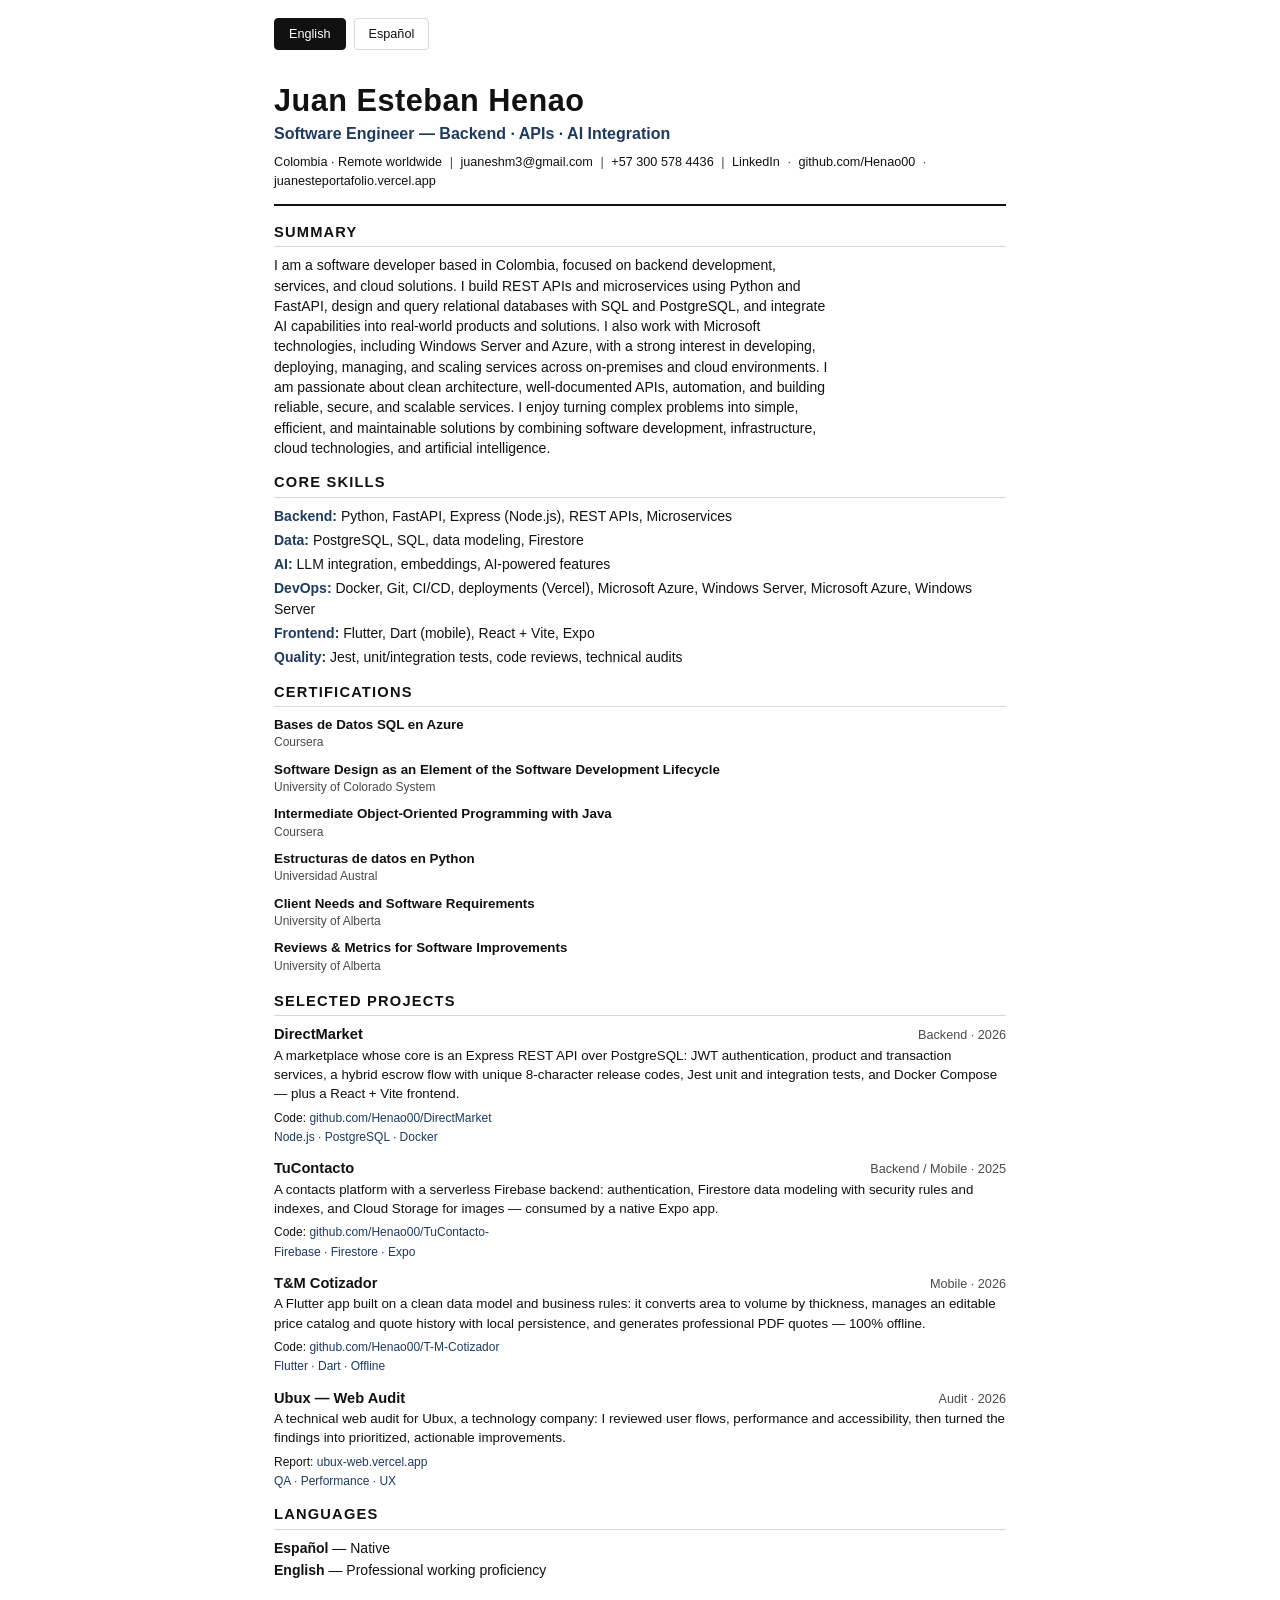
<file: CV.html>
<!DOCTYPE html>
<html lang="en">
<head>
<meta charset="UTF-8">
<meta name="viewport" content="width=device-width, initial-scale=1.0">
<title>Juan Esteban Henao — Software Engineer | CV</title>
<meta name="description" content="Curriculum Vitae — Juan Esteban Henao. Software Engineer focused on backend, APIs and AI integration.">
<style>
  :root{
    --ink:#111111;
    --muted:#4a4a4a;
    --line:#d8d8d8;
    --accent:#1f3a5f;
    --paper:#ffffff;
  }
  *{margin:0;padding:0;box-sizing:border-box;}
  html{-webkit-text-size-adjust:100%;}
  body{
    background:var(--paper);
    color:var(--ink);
    font-family: Arial, Helvetica, "Helvetica Neue", sans-serif;
    font-size:10.5pt;
    line-height:1.45;
  }
  .page{
    max-width:820px;
    margin:0 auto;
    padding:34px 44px 40px;
  }

  /* ---------- header ---------- */
  header{
    border-bottom:2px solid var(--ink);
    padding-bottom:14px;
    margin-bottom:16px;
  }
  h1{
    font-size:23pt;
    letter-spacing:.5px;
    line-height:1.1;
  }
  .jobtitle{
    font-size:12pt;
    color:var(--accent);
    margin-top:4px;
    font-weight:700;
  }
  .contact{
    margin-top:8px;
    font-size:9.5pt;
    color:var(--ink);
  }
  .contact .sep{color:var(--muted);padding:0 4px;}
  .contact a{color:inherit;text-decoration:none;}
  .contact a:hover{text-decoration:underline;}

  /* ---------- sections ---------- */
  section{margin-top:14px;}
  h2{
    font-size:11pt;
    text-transform:uppercase;
    letter-spacing:1.2px;
    color:var(--ink);
    border-bottom:1px solid var(--line);
    padding-bottom:3px;
    margin-bottom:8px;
  }
  p{margin-bottom:6px;}
  .summary{max-width:72ch;}

  /* skills */
  ul.skills{list-style:none;}
  ul.skills li{margin-bottom:4px;}
  ul.skills .cat{font-weight:700;color:var(--accent);}

  /* projects */
  .proj{margin-bottom:12px;}
  .proj-head{display:flex;justify-content:space-between;align-items:baseline;gap:12px;}
  .proj-name{font-weight:700;font-size:11pt;}
  .proj-right{font-size:9.5pt;color:var(--muted);white-space:nowrap;}
  .proj p{font-size:10pt;}
  .proj .stack{font-size:9pt;color:var(--accent);margin-top:2px;}
  .proj .links{font-size:9pt;}
  .proj .links a{color:var(--accent);text-decoration:none;}
  .proj .links a:hover{text-decoration:underline;}
  .proj ul{margin:4px 0 0 0;padding-left:18px;font-size:10pt;}
  .proj ul li{margin-bottom:2px;}

  .certs{display:flex;flex-direction:column;gap:6px;}
  .cert{margin-bottom:2px;}
  .cert-name{font-weight:700;font-size:10pt;}
  .cert-meta{font-size:9pt;color:var(--muted);}

  /* languages */
  ul.lang{list-style:none;}
  ul.lang li{margin-bottom:2px;}

  /* controls */
  .controls{
    max-width:820px;margin:0 auto;padding:18px 44px 0;
    display:flex;gap:8px;
  }
  .controls button{
    font:inherit;font-size:9.5pt;
    padding:6px 14px;border:1px solid var(--line);
    background:var(--paper);color:var(--ink);border-radius:4px;cursor:pointer;
  }
  .controls button.active{background:var(--ink);color:#fff;border-color:var(--ink);}

  /* ---------- print ---------- */
  @page{ size:A4; margin:11mm; }
  @media print{
    body{ font-size:9.5pt; line-height:1.35; }
    .controls{display:none;}
    .page{padding:0;max-width:none;}
    a{color:inherit;}
    h1{font-size:20pt;}
    header{padding-bottom:10px;margin-bottom:12px;}
    section{margin-top:8px;}
    .proj{margin-bottom:6px;}
    .proj p{font-size:9.5pt;}
  }
</style>
</head>
<body>
  <div class="controls" aria-label="Language selector">
    <button id="btnEn" class="active" type="button" onclick="setLang('en')">English</button>
    <button id="btnEs" type="button" onclick="setLang('es')">Español</button>
  </div>

  <div class="page">
    <!-- ================= HEADER ================= -->
    <header>
      <h1>Juan Esteban Henao</h1>
      <div class="jobtitle" data-en="Software Engineer — Backend · APIs · AI Integration"
                          data-es="Ingeniero de Software — Backend · APIs · Integración de IA"></div>
      <div class="contact">
        <span data-en="Colombia · Remote worldwide" data-es="Colombia · Remoto en todo el mundo"></span>
        <span class="sep">|</span>
        <a href="&#109;&#97;&#105;&#108;&#116;&#111;&#58;juaneshm3&#64;gmail&#46;com">juaneshm3&#64;gmail&#46;com</a>
        <span class="sep">|</span>
        <a href="https://wa.me/573005784436" target="_blank" rel="noopener">+57 300 578 4436</a>
        <span class="sep">|</span>
        <a href="https://www.linkedin.com/in/juan-esteban-henao-manrique-15b558282/" target="_blank" rel="noopener">LinkedIn</a>
        <span class="sep">·</span>
        <a href="https://github.com/Henao00" target="_blank" rel="noopener">github.com/Henao00</a>
        <span class="sep">·</span>
        <a href="https://juanesteportafolio.vercel.app/" target="_blank" rel="noopener">juanesteportafolio.vercel.app</a>
      </div>
    </header>

    <!-- ================= SUMMARY ================= -->
    <section>
      <h2 data-en="Summary" data-es="Perfil"></h2>
      <p class="summary"
         data-en="I am a software developer based in Colombia, focused on backend development, services, and cloud solutions. I build REST APIs and microservices using Python and FastAPI, design and query relational databases with SQL and PostgreSQL, and integrate AI capabilities into real-world products and solutions. I also work with Microsoft technologies, including Windows Server and Azure, with a strong interest in developing, deploying, managing, and scaling services across on-premises and cloud environments. I am passionate about clean architecture, well-documented APIs, automation, and building reliable, secure, and scalable services. I enjoy turning complex problems into simple, efficient, and maintainable solutions by combining software development, infrastructure, cloud technologies, and artificial intelligence."
         data-es="Soy desarrollador de software con base en Colombia, enfocado al desarrollo backend, servicios y soluciones en la nube. Construyo APIs REST y microservicios con Python y FastAPI, diseño y consulto bases de datos relacionales con SQL y PostgreSQL, e integro capacidades de IA en productos y soluciones del mundo real. También trabajo con tecnologías de Microsoft, incluyendo Windows Server y Azure, con un gran interés en desarrollar, desplegar, administrar y escalar servicios tanto en entornos on-premises como en la nube. Me apasiona la arquitectura limpia, las APIs bien documentadas, la automatización y la construcción de servicios confiables, seguros y escalables. Disfruto transformar problemas complejos en soluciones simples, eficientes y mantenibles, combinando desarrollo de software, infraestructura, tecnologías cloud e inteligencia artificial."></p>
    </section>

    <!-- ================= SKILLS ================= -->
    <section>
      <h2 data-en="Core Skills" data-es="Habilidades"></h2>
      <ul class="skills">
        <li><span class="cat" data-en="Backend:" data-es="Backend:"></span> Python, FastAPI, Express (Node.js), REST APIs, Microservices</li>
        <li><span class="cat" data-en="Data:" data-es="Datos:"></span> PostgreSQL, SQL, data modeling, Firestore</li>
        <li><span class="cat" data-en="AI:" data-es="IA:"></span> LLM integration, embeddings, AI-powered features</li>
        <li><span class="cat">DevOps:</span> Docker, Git, CI/CD, deployments (Vercel), Microsoft Azure, Windows Server, Microsoft Azure, Windows Server</li>
        <li><span class="cat" data-en="Frontend:" data-es="Frontend:"></span> Flutter, Dart (mobile), React + Vite, Expo</li>
        <li><span class="cat" data-en="Quality:" data-es="Calidad:"></span> Jest, unit/integration tests, code reviews, technical audits</li>
      </ul>
    </section>

    <!-- ================= CERTIFICATIONS ================= -->
    <section>
      <h2 data-en="Certifications" data-es="Certificaciones"></h2>
      <div class="certs">
        <div class="cert">
          <div class="cert-name">Bases de Datos SQL en Azure</div>
          <div class="cert-meta"><span>Coursera</span></div>
        </div>
        <div class="cert">
          <div class="cert-name">Software Design as an Element of the Software Development Lifecycle</div>
          <div class="cert-meta"><span>University of Colorado System</span></div>
        </div>
        <div class="cert">
          <div class="cert-name">Intermediate Object-Oriented Programming with Java</div>
          <div class="cert-meta"><span>Coursera</span></div>
        </div>
        <div class="cert">
          <div class="cert-name">Estructuras de datos en Python</div>
          <div class="cert-meta"><span>Universidad Austral</span></div>
        </div>
        <div class="cert">
          <div class="cert-name">Client Needs and Software Requirements</div>
          <div class="cert-meta"><span>University of Alberta</span></div>
        </div>
        <div class="cert">
          <div class="cert-name">Reviews & Metrics for Software Improvements</div>
          <div class="cert-meta"><span>University of Alberta</span></div>
        </div>
      </div>
    </section>
    <!-- ================= PROJECTS ================= -->
    <section>
      <h2 data-en="Selected Projects" data-es="Proyectos Destacados"></h2>

      <div class="proj">
        <div class="proj-head">
          <span class="proj-name">DirectMarket</span>
          <span class="proj-right" data-en="Backend · 2026" data-es="Backend · 2026"></span>
        </div>
        <p data-en="A marketplace whose core is an Express REST API over PostgreSQL: JWT authentication, product and transaction services, a hybrid escrow flow with unique 8-character release codes, Jest unit and integration tests, and Docker Compose — plus a React + Vite frontend."
           data-es="Un marketplace cuyo núcleo es una API REST de Express sobre PostgreSQL: autenticación JWT, servicios de productos y transacciones, un flujo de escrow híbrido con códigos únicos de liberación de 8 caracteres, pruebas unitarias y de integración con Jest, y Docker Compose — además de un frontend con React + Vite."></p>
        <div class="links"><span data-en="Code:" data-es="Código:"></span>
          <a href="https://github.com/Henao00/DirectMarket" target="_blank" rel="noopener">github.com/Henao00/DirectMarket</a>
        </div>
        <div class="stack">Node.js · PostgreSQL · Docker</div>
      </div>

      <div class="proj">
        <div class="proj-head">
          <span class="proj-name">TuContacto</span>
          <span class="proj-right" data-en="Backend / Mobile · 2025" data-es="Backend / Móvil · 2025"></span>
        </div>
        <p data-en="A contacts platform with a serverless Firebase backend: authentication, Firestore data modeling with security rules and indexes, and Cloud Storage for images — consumed by a native Expo app."
           data-es="Una plataforma de contactos con backend serverless de Firebase: autenticación, modelado de datos en Firestore con reglas de seguridad e índices, y Cloud Storage para imágenes — consumida por una app nativa en Expo."></p>
        <div class="links"><span data-en="Code:" data-es="Código:"></span>
          <a href="https://github.com/Henao00/TuContacto-" target="_blank" rel="noopener">github.com/Henao00/TuContacto-</a>
        </div>
        <div class="stack">Firebase · Firestore · Expo</div>
      </div>

      <div class="proj">
        <div class="proj-head">
          <span class="proj-name">T&amp;M Cotizador</span>
          <span class="proj-right" data-en="Mobile · 2026" data-es="Móvil · 2026"></span>
        </div>
        <p data-en="A Flutter app built on a clean data model and business rules: it converts area to volume by thickness, manages an editable price catalog and quote history with local persistence, and generates professional PDF quotes — 100% offline."
           data-es="Una app Flutter construida sobre un modelo de datos y reglas de negocio claras: convierte área a volumen según el espesor, gestiona un catálogo de precios editable e historial de cotizaciones con persistencia local, y genera cotizaciones PDF profesionales — 100% offline."></p>
        <div class="links"><span data-en="Code:" data-es="Código:"></span>
          <a href="https://github.com/Henao00/T-M-Cotizador" target="_blank" rel="noopener">github.com/Henao00/T-M-Cotizador</a>
        </div>
        <div class="stack">Flutter · Dart · Offline</div>
      </div>

      <div class="proj">
        <div class="proj-head">
          <span class="proj-name">Ubux — Web Audit</span>
          <span class="proj-right" data-en="Audit · 2026" data-es="Auditoría · 2026"></span>
        </div>
        <p data-en="A technical web audit for Ubux, a technology company: I reviewed user flows, performance and accessibility, then turned the findings into prioritized, actionable improvements."
           data-es="Una auditoría técnica web para Ubux, una empresa de tecnología: revisé flujos de usuario, rendimiento y accesibilidad, y convertí los hallazgos en mejoras priorizadas y accionables."></p>
        <div class="links"><span data-en="Report:" data-es="Informe:"></span>
          <a href="https://ubux-web.vercel.app/es" target="_blank" rel="noopener">ubux-web.vercel.app</a>
        </div>
        <div class="stack">QA · Performance · UX</div>
      </div>
    </section>

    <!-- ================= LANGUAGES ================= -->
    <section>
      <h2 data-en="Languages" data-es="Idiomas"></h2>
      <ul class="lang">
        <li><strong>Español</strong> — <span data-en="Native" data-es="Nativo"></span></li>
        <li><strong>English</strong> — <span data-en="Professional working proficiency" data-es="Competencia profesional"></span></li>
      </ul>
    </section>
  </div>

<script>
  const KEY = 'cv-lang';
  const qlang = new URLSearchParams(location.search).get('lang');
  let current = (qlang === 'es' || qlang === 'en') ? qlang : (localStorage.getItem(KEY) || 'en');

  function applyLang(lang) {
    current = lang;
    document.documentElement.lang = lang;
    document.querySelectorAll('[data-en]').forEach(function (el) {
      if (el.hasAttribute('data-' + lang)) el.textContent = el.getAttribute('data-' + lang);
    });
    document.getElementById('btnEn').classList.toggle('active', lang === 'en');
    document.getElementById('btnEs').classList.toggle('active', lang === 'es');
    try { localStorage.setItem(KEY, lang); } catch (e) {}
  }
  function setLang(lang) { applyLang(lang); }
  applyLang(current);
</script>
</body>
</html>
</file>
<file: css/styles.css>
/* ============================ TOKENS ============================ */
:root{
  --background:#0d0d0e; --foreground:#f2f1ef;
  --ink:#0a0a0a;
  --muted:#8f8d8a; --subtle:#5c5b59;
  --line:#26262a;
  --surface:#1a1a1c; --surface-2:#26262a;
  --accent:#e0843c; --accent-from:#f09a5c; --accent-to:#b75f1e;
  --hero-from:#1b1b1d; --hero-to:#0d0d0e;
  --radius-pill:9999px; --radius-card:2rem; --radius-card-sm:1.25rem; --radius-control:.875rem;
  --text-watermark:min(13rem, 20vw);
  --container-shell:88rem;
}

/* ============================ RESET / BASE ============================ */
*,*::before,*::after{ box-sizing:border-box; margin:0; padding:0 }
html{ font-size:16px; -webkit-font-smoothing:antialiased; scrollbar-width:none; -ms-overflow-style:none }
html::-webkit-scrollbar, body::-webkit-scrollbar{ width:0; height:0; display:none }
body{ background:var(--background); color:var(--foreground); font-family:'Onest',sans-serif; overflow-x:hidden; color-scheme:dark }
a{ color:inherit; text-decoration:none }
button{ font:inherit; color:inherit; background:none; border:none; cursor:pointer }
ul{ list-style:none }
img{ display:block }
svg{ display:block }
.sr-only{ position:absolute;width:1px;height:1px;padding:0;margin:-1px;overflow:hidden;clip:rect(0,0,0,0);white-space:nowrap;border:0 }
:focus-visible{ outline:2px solid var(--accent); outline-offset:2px }
@media (prefers-reduced-motion: reduce){ *{ animation:none !important; transition:none !important } }

/* ============================ ADAPTIVE GRID ============================ */
/* Typography scale: continuous 16px base, gentle shrink only below 360px */
html{ font-size:16px }
@media (max-width:360px){ html{ font-size:4.444444vw } }

/* ============================ LENIS ============================ */
html.lenis, html.lenis body{ height:auto }
.lenis.lenis-smooth{ scroll-behavior:auto !important }
.lenis.lenis-smooth [data-lenis-prevent]{ overscroll-behavior:contain }
.lenis.lenis-stopped{ overflow:hidden }

/* ============================ SHELL / UTILS ============================ */
.shell{ width:100%; max-width:var(--container-shell); margin-inline:auto; padding-inline:1.25rem }
@media (min-width:640px){ .shell{ padding-inline:2rem } }
.i{ width:1em; height:1em; display:block; flex:none }

.skip-link{
  position:absolute; width:1px; height:1px; overflow:hidden; clip:rect(0,0,0,0); white-space:nowrap;
}
.skip-link:focus{
  position:fixed; left:1rem; top:1rem; z-index:60; width:auto; height:auto; clip:auto;
  overflow:visible; border-radius:.875rem; background:var(--accent); padding:.5rem 1rem; font-size:.875rem; color:var(--ink);
}

/* ============================ REVEAL SYSTEM ============================ */
[data-reveal="header"]{ opacity:0; transform:translateY(-14px); transition:opacity .7s cubic-bezier(.22,1,.36,1), transform .7s cubic-bezier(.22,1,.36,1) }
[data-reveal="header"].is-in{ opacity:1; transform:none }

[data-reveal="fade"]{ opacity:0; transform:translateY(10px); transition:opacity .7s cubic-bezier(.22,1,.36,1), transform .7s cubic-bezier(.22,1,.36,1) }
[data-reveal="fade"].is-in{ opacity:1; transform:none }

[data-reveal="fade-only"]{ opacity:0; transition:opacity .8s cubic-bezier(.16,1,.3,1) }
[data-reveal="fade-only"].is-in{ opacity:1 }

[data-reveal="rise"]{ opacity:0; transform:translateY(12px); transition:opacity .7s cubic-bezier(.22,1,.36,1), transform .7s cubic-bezier(.22,1,.36,1) }
[data-reveal="rise"].is-in{ opacity:1; transform:none }

[data-reveal="rise-lg"]{ opacity:0; transform:translateY(14px); transition:opacity .8s cubic-bezier(.16,1,.3,1), transform .8s cubic-bezier(.16,1,.3,1) }
[data-reveal="rise-lg"].is-in{ opacity:1; transform:none }

[data-reveal="up"]{ opacity:0; transform:translateY(24px); transition:opacity .8s cubic-bezier(.16,1,.3,1), transform .8s cubic-bezier(.16,1,.3,1) }
[data-reveal="up"].is-in{ opacity:1; transform:none }

[data-reveal="up-lg"]{ opacity:0; transform:translateY(28px); transition:opacity .8s cubic-bezier(.16,1,.3,1), transform .8s cubic-bezier(.16,1,.3,1) }
[data-reveal="up-lg"].is-in{ opacity:1; transform:none }

[data-reveal="card"]{ opacity:0; transform:translateY(48px); transition:opacity .8s cubic-bezier(.16,1,.3,1), transform .8s cubic-bezier(.16,1,.3,1) }
[data-reveal="card"].is-in{ opacity:1; transform:none }

[data-reveal="fade-scale"]{ opacity:0; transform:translateY(16px) scale(.96); transition:opacity .8s cubic-bezier(.16,1,.3,1), transform .8s cubic-bezier(.16,1,.3,1) }
[data-reveal="fade-scale"].is-in{ opacity:1; transform:none }

[data-reveal="panel"]{ opacity:0; transform:translateY(40px) scale(.99); transition:opacity .8s cubic-bezier(.16,1,.3,1), transform .8s cubic-bezier(.16,1,.3,1) }
[data-reveal="panel"].is-in{ opacity:1; transform:none }

[data-reveal="stat"]{ opacity:0; transform:translateY(20px); transition:opacity .8s cubic-bezier(.16,1,.3,1), transform .8s cubic-bezier(.16,1,.3,1) }
[data-reveal="stat"].is-in{ opacity:1; transform:none }

[data-reveal="watermark"]{ opacity:0; transform:translateY(20px); transition:opacity 1s cubic-bezier(.22,1,.36,1), transform 1s cubic-bezier(.22,1,.36,1) }
[data-reveal="watermark"].is-in{ opacity:1; transform:none }

/* line reveal (overflow clip) */
[data-reveal="line"] .line-reveal{ display:block; overflow:hidden; padding-bottom:.06em; margin-bottom:-.06em }
[data-reveal="line"] .line-inner{
  display:block; transform:translateY(105%); opacity:0;
  transition:transform .9s cubic-bezier(.215,.61,.355,1), opacity .9s cubic-bezier(.215,.61,.355,1);
  will-change:transform,opacity;
}
[data-reveal="line"] .line-reveal.is-in .line-inner{ transform:translateY(0); opacity:1 }

/* word reveal */
[data-reveal="word"] .word{
  display:inline-block; opacity:0; transform:translateY(24px); will-change:opacity,transform;
  transition:opacity .7s cubic-bezier(.165,.84,.44,1), transform .7s cubic-bezier(.165,.84,.44,1);
}
[data-reveal="word"] .word.is-in{ opacity:1; transform:translateY(0) }

/* ============================ COMPONENTS ============================ */
/* Eyebrow */
.eyebrow{ display:inline-flex; align-items:center; gap:.5rem; font-size:.875rem; font-weight:500 }
.eyebrow-dot{ width:.375rem; height:.375rem; border-radius:9999px; flex:none }
.eyebrow--dark{ color:rgba(242,241,239,.7) }
.eyebrow--dark .eyebrow-dot{ background:rgba(242,241,239,.5) }
.eyebrow--light{ color:rgba(255,255,255,.7) }
.eyebrow--light .eyebrow-dot{ background:rgba(255,255,255,.6) }

/* TagChip */
.chip{ display:inline-flex; border:1px solid; border-radius:9999px; padding:.5rem 1rem; font-size:.875rem }
.chip--light{ border-color:rgba(255,255,255,.25); color:#fff }

/* AnimatedLink */
.alink{ display:inline-flex }
.alink-span{ display:inline-block; opacity:.65; transition:transform .35s cubic-bezier(.2,.8,.2,1), opacity .35s cubic-bezier(.2,.8,.2,1) }
.alink--legal .alink-span{ opacity:.7 }
@media (hover:hover){
  .alink:hover .alink-span{ transform:translateX(4px); opacity:1 }
  .alink--legal:hover .alink-span{ transform:translateX(3px); opacity:1 }
}
.alink--social .alink-span{ opacity:.9; transition:transform .35s cubic-bezier(.2,.8,.2,1), opacity .35s cubic-bezier(.2,.8,.2,1), color .35s }
@media (hover:hover){ .alink--social:hover .alink-span{ color:var(--accent-from) } }

/* PillButton */
.pill{ display:inline-block }
.pill-scale{ display:inline-block; transition:transform .35s cubic-bezier(.2,.8,.2,1) }
.pill-inner{ display:inline-flex; align-items:center; gap:.75rem; border-radius:9999px; font-size:.875rem; font-weight:500 }
.pill--arrow .pill-inner{ padding:.375rem .375rem .375rem 1.5rem }
.pill:not(.pill--arrow) .pill-inner{ padding:.875rem 1.75rem }
.pill--dark .pill-inner{ background:var(--foreground); color:var(--ink) }
.pill--light .pill-inner{ background:var(--foreground); color:var(--ink) }
.pill--outline .pill-inner{ border:1px solid var(--line); background:transparent; color:var(--foreground) }
.pill-badge{ width:2.25rem; height:2.25rem; display:grid; place-items:center; border-radius:9999px; font-size:1rem; flex:none }
.pill--dark .pill-badge{ background:var(--ink); color:var(--foreground) }
.pill--light .pill-badge, .pill--outline .pill-badge{ background:var(--ink); color:var(--foreground) }
.pill-badge .i{ transition:transform .35s cubic-bezier(.2,.8,.2,1) }
@media (hover:hover){
  .pill:hover .pill-scale{ transform:scale(1.04) }
  .pill:hover .pill-badge .i--right{ transform:translate(3px,0) }
  .pill:hover .pill-badge .i--upright{ transform:translate(2px,-2px) }
}

/* ============================ LOADER ============================ */
.loader{
  position:fixed; inset:0; z-index:120; display:flex; flex-direction:column; align-items:center; justify-content:center;
  gap:2rem; background:#0a0a0a; color:#fff; border-radius:0 0 2rem 2rem; will-change:transform;
}
.loader-center{ display:flex; flex-direction:column; align-items:center; gap:1.25rem; text-align:center;
  transition:opacity .6s cubic-bezier(.22,1,.36,1), transform .6s cubic-bezier(.22,1,.36,1) }
.loader.is-exiting .loader-center{ opacity:0; transform:translateY(-12px) }
.loader-brand{ display:flex; align-items:center; gap:.5rem; font-weight:600; font-size:1.5rem }
@media (min-width:640px){ .loader-brand{ font-size:1.875rem } }
.loader-brand .i{ color:var(--accent-from); font-size:1.875rem }
.loader-tagline{ max-width:24ch; font-size:.875rem; color:rgba(255,255,255,.55) }
.loader-progress{ width:min(22rem,72vw); display:flex; flex-direction:column; gap:.75rem }
.loader-track{ height:1px; background:rgba(255,255,255,.15); width:100% }
.loader-fill{ height:100%; background:var(--accent-from); width:0%; transition:width .1s ease-out }
.loader-row{ display:flex; align-items:center; justify-content:space-between; font-size:.75rem; font-weight:500;
  text-transform:uppercase; letter-spacing:.05em; color:rgba(255,255,255,.45) }
.loader-count{ font-variant-numeric:tabular-nums; color:rgba(255,255,255,.8) }

/* ============================ HEADER ============================ */
.site-header{ position:absolute; inset-inline:0; top:0; z-index:50 }
.header-inner{ display:flex; align-items:center; justify-content:space-between; gap:1.5rem; padding-block:1.25rem }
@media (min-width:640px){ .header-inner{ padding-block:2rem } }
.header-brand{ display:flex; align-items:center; gap:.5rem; font-size:1.125rem; font-weight:600; letter-spacing:-.01em }
.brand-scale{ display:flex; align-items:center; gap:.5rem; transition:transform .35s cubic-bezier(.2,.8,.2,1) }
.header-brand .i{ color:var(--accent); font-size:1.25rem }
@media (hover:hover){ .header-brand:hover .brand-scale{ transform:scale(1.04) } }

.header-nav{ display:none }
@media (min-width:1024px){ .header-nav{ display:block } }
.header-nav ul{ display:flex; align-items:center; gap:2rem; font-size:.875rem; font-weight:500 }
.nav-item{ display:inline-flex; align-items:center; gap:.25rem; transition:transform .35s cubic-bezier(.2,.8,.2,1), opacity .35s ease; opacity:.8 }
.nav-item .caret{ font-size:.75rem; opacity:.6 }
@media (hover:hover){ .nav-item:hover{ transform:translateY(-2px); opacity:1 } }

.header-right{ display:flex; align-items:center; gap:.75rem }
.clock-chip{ display:none }
@media (min-width:768px){
  .clock-chip{
    display:flex; align-items:center; gap:.75rem; border:1px solid rgba(255,255,255,.16); background:rgba(255,255,255,.06);
    -webkit-backdrop-filter:blur(4px); backdrop-filter:blur(4px); border-radius:.875rem; padding:.5rem .75rem;
    font-size:.75rem; color:rgba(242,241,239,.7);
  }
}
.clock-label{ color:rgba(242,241,239,.45) }
.clock-time{ min-width:3.5rem; font-variant-numeric:tabular-nums; font-weight:500; color:var(--foreground) }
.clock-sep{ color:rgba(242,241,239,.3) }
.clock-date{ font-weight:500 }

.menu-btn{ border:1px solid rgba(255,255,255,.16); background:rgba(255,255,255,.06);
  -webkit-backdrop-filter:blur(4px); backdrop-filter:blur(4px); border-radius:.875rem; transition:background .3s ease }
@media (hover:hover){ .menu-btn:hover{ background:rgba(255,255,255,.14) } }
.menu-btn-inner{ display:inline-flex; align-items:center; gap:.5rem; padding:.5rem 1rem; font-size:.75rem; font-weight:500;
  text-transform:uppercase; letter-spacing:.05em; transition:transform .35s cubic-bezier(.2,.8,.2,1) }
.menu-btn .i{ font-size:.875rem }
.menu-btn-word{ display:none }
@media (min-width:640px){ .menu-btn-word{ display:inline } }
@media (hover:hover){ .menu-btn:hover .menu-btn-inner{ transform:scale(1.05) } }

.lang-btn{ display:inline-flex; align-items:center; gap:.5rem; padding:.5rem 1rem; border:1px solid rgba(255,255,255,.16); background:rgba(255,255,255,.06);
  -webkit-backdrop-filter:blur(4px); backdrop-filter:blur(4px); border-radius:.875rem; font-size:.75rem; font-weight:600;
  text-transform:uppercase; letter-spacing:.05em; color:var(--foreground); transition:background .3s ease, transform .35s cubic-bezier(.2,.8,.2,1) }
.lang-btn--dark{ color:#fff; border-color:rgba(255,255,255,.25); background:rgba(255,255,255,.08) }
@media (hover:hover){ .lang-btn:hover{ background:rgba(255,255,255,.14) } .lang-btn--dark:hover{ background:rgba(255,255,255,.18) } }
.nav-menu-top-actions{ display:flex; align-items:center; gap:.75rem }

/* ============================ HERO ============================ */
.hero{ position:relative; isolation:isolate; overflow:hidden; border-radius:0 0 2rem 2rem; background:var(--hero-to) }
.liquid{ position:absolute; inset:0; z-index:0; overflow:hidden; display:flex; align-items:center; justify-content:center }
.liquid-stage{ position:relative; height:70%; aspect-ratio:373 / 502; max-width:80%; max-height:44rem }
.liquid-base{ position:absolute; inset:0; width:100%; height:100%; object-fit:contain; filter:drop-shadow(0 30px 60px rgba(0,0,0,.55));
  -webkit-mask-image:linear-gradient(to bottom, transparent 0%, #000 2%); mask-image:linear-gradient(to bottom, transparent 0%, #000 2%) }
.liquid-canvas{ position:absolute; inset:0; width:100%; height:100%; pointer-events:none;
  -webkit-mask-image:linear-gradient(to bottom, transparent 0%, #000 2%); mask-image:linear-gradient(to bottom, transparent 0%, #000 2%) }
.hero-vignette{ position:absolute; inset:0; z-index:1; pointer-events:none;
  background:linear-gradient(to bottom, rgba(8,8,10,.62), transparent 45%, rgba(8,8,10,.78)) }
.hero-watermark{
  pointer-events:none; position:absolute; inset-inline:0; bottom:2rem; z-index:1; text-align:center; user-select:none;
  font-weight:700; line-height:1; font-size:var(--text-watermark); color:rgba(255,255,255,.4);
}

.hero-shell{ position:relative; z-index:20; display:flex; flex-direction:column; gap:2rem; padding-block:7rem 5rem }
@media (min-width:1024px){
  .hero{ display:flex; flex-direction:column; min-height:100vh; min-height:100lvh }
  .hero-shell{ flex:1; display:grid; grid-template-columns:repeat(12,1fr); gap:2.5rem; padding-block:9rem 7rem }
}
.hero-left{ display:flex; flex-direction:column; gap:1.75rem }
@media (min-width:1024px){ .hero-left{ grid-column:span 7 } }
.hero-h1{
  max-width:18ch; font-size:2.25rem; font-weight:600; line-height:.98; letter-spacing:-.02em;
}
@media (min-width:640px){ .hero-h1{ font-size:3rem } }
@media (min-width:768px){ .hero-h1{ font-size:3.75rem } }
.hero-rating{ display:flex; align-items:center; gap:.75rem }
.hero-stars{ color:var(--accent); display:inline-flex; gap:.125rem }
.hero-stars .i{ font-size:1rem }
.hero-rating-text{ font-size:.875rem; font-weight:500; color:rgba(242,241,239,.7) }
.hero-ctas{ display:flex; flex-wrap:wrap; gap:.75rem }
.hero-socials{ display:flex; flex-wrap:wrap; align-items:center; gap:.6rem }

.hero-right{ display:flex; flex-direction:column; align-items:flex-start; gap:2rem }
@media (min-width:1024px){ .hero-right{ grid-column:span 5; align-items:flex-end } }

/* HeroCard */
.hero-card{
  width:100%; max-width:24rem; border-radius:1.25rem; background:rgba(16,16,18,.6); padding:.5rem;
  box-shadow:0 1px 2px rgba(0,0,0,.45), 0 0 0 1px rgba(255,255,255,.1);
  -webkit-backdrop-filter:blur(12px); backdrop-filter:blur(12px);
}
@media (min-width:1024px){ .hero-card{ width:19rem } }
.hero-card-inner{ display:flex; gap:.5rem; cursor:pointer; border-radius:.875rem }
.hero-card-tile{ aspect-ratio:1; width:6rem; display:grid; place-items:center; border-radius:.875rem; background:#050506;
  font-size:1.875rem; color:#fff; flex:none; box-shadow:0 0 0 1px rgba(255,255,255,.08) }
.hero-card-tile .i{ color:var(--accent-from) }
.hero-card-panel{ flex:1; border-radius:.875rem; background:rgba(255,255,255,.05); padding:.75rem;
  display:flex; flex-direction:column; justify-content:space-between }
.hero-card-slot{ position:relative; min-height:3.25rem }
.hero-card-item{ position:absolute; inset:0; opacity:0; transform:translateY(14px);
  transition:opacity .35s cubic-bezier(.2,.8,.2,1), transform .35s cubic-bezier(.2,.8,.2,1) }
.hero-card-item.is-in{ opacity:1; transform:translateY(0) }
.hero-card-item.to-up{ opacity:0; transform:translateY(-14px) }
.hero-card-item.to-down{ opacity:0; transform:translateY(14px) }
.hero-card-item.from-up{ transform:translateY(-14px) }
.hero-card-item.from-down{ transform:translateY(14px) }
.hero-card-caption{ font-size:.65rem; font-weight:500; text-transform:uppercase; letter-spacing:.05em; color:rgba(242,241,239,.45) }
.hero-card-title{ max-width:8rem; font-size:.875rem; font-weight:500; line-height:1.35 }
.hero-card-bottom{ margin-top:.75rem; display:flex; align-items:center; justify-content:space-between }
.hero-card-dots{ display:flex; align-items:center; gap:.25rem }
.hero-card-dot{ height:.25rem; border-radius:9999px; width:.375rem; background:rgba(242,241,239,.2); transition:all .3s }
.hero-card-dot.is-active{ width:1rem; background:rgba(242,241,239,.7) }
.hero-card-nav{ display:flex; align-items:center; gap:.375rem }
.hero-card-arrow{ width:1.75rem; height:1.75rem; display:grid; place-items:center; border-radius:9999px; background:rgba(255,255,255,.12);
  color:rgba(242,241,239,.85); box-shadow:0 0 0 1px rgba(255,255,255,.14); font-size:.875rem; transition:color .3s ease }
@media (hover:hover){ .hero-card-arrow:hover{ color:var(--foreground) } }
.hero-card-arrow.is-prev .i{ transform:rotate(180deg) }

/* Partners */
.partners{ width:100%; max-width:24rem }
@media (min-width:1024px){ .partners{ width:19rem } }
.partners-label{ margin-bottom:.75rem; font-size:.75rem; font-weight:500; color:rgba(242,241,239,.45); text-align:left }
@media (min-width:1024px){ .partners-label{ text-align:right } }
.partners-grid{ display:grid; grid-template-columns:repeat(4,1fr); column-gap:1rem; row-gap:.75rem }
.partner{ display:flex; align-items:center; gap:.375rem; font-size:.75rem; color:rgba(242,241,239,.7); opacity:.7;
  transition:transform .35s cubic-bezier(.2,.8,.2,1), opacity .35s cubic-bezier(.2,.8,.2,1) }
.partner .i{ font-size:.875rem; color:rgba(242,241,239,.4) }
@media (hover:hover){ .partner:hover{ transform:translateY(-2px); opacity:1 } }

/* Hero status bar */
.hero-status{ position:relative; z-index:20; display:flex; align-items:center; justify-content:space-between; gap:.75rem;
  border-top:1px solid rgba(242,241,239,.1); padding-block:1.25rem; font-size:.75rem; font-weight:500;
  text-transform:uppercase; letter-spacing:.025em; color:rgba(242,241,239,.6) }
.hero-status-mid{ display:none }
@media (min-width:640px){ .hero-status-mid{ display:inline } }
.hero-status-right{ display:inline-flex; align-items:center; gap:.5rem }

/* ============================ ABOUT ============================ */
.about{ background:var(--background) }
.about-shell{ display:grid; grid-template-columns:1fr; align-items:center; gap:3rem; padding-block:5rem }
@media (min-width:1024px){ .about-shell{ grid-template-columns:1fr 1fr; padding-block:7rem } }
.about-globe{ position:relative; min-height:14rem }
@media (min-width:1024px){ .about-globe{ min-height:20rem } }
.about-globe-bg{ position:absolute; left:-1rem; top:50%; transform:translateY(-50%); font-size:12rem; color:rgba(242,241,239,.1) }
@media (min-width:640px){ .about-globe-bg{ font-size:16rem } }
@media (min-width:1024px){ .about-globe-bg{ left:-1.5rem; font-size:20rem } }
.about-globe .eyebrow{ position:relative }
.about-globe-foot{ position:absolute; left:0; bottom:0; display:flex; align-items:center; gap:.75rem; font-size:.875rem; color:rgba(242,241,239,.7) }
.about-globe-foot .i{ font-size:1.5rem; color:var(--foreground) }
.about-globe-foot span:last-child{ max-width:14rem }
.about-statement{ display:flex; flex-direction:column; gap:2.5rem }
.about-h2{ font-size:1.5rem; font-weight:500; line-height:1.35; letter-spacing:-.01em }
@media (min-width:640px){ .about-h2{ font-size:1.875rem } }
.about-muted{ color:var(--muted) }
.about-body{ display:grid; gap:1rem; max-width:54ch; font-size:.95rem; line-height:1.7; color:rgba(242,241,239,.68) }
@media (min-width:640px){ .about-body{ font-size:1rem } }
.about-role{ font-size:.9rem; font-weight:600; line-height:1.7; color:var(--accent) }
@media (min-width:640px){ .about-role{ font-size:.95rem } }
.about-foot{ display:flex; flex-wrap:wrap; align-items:flex-end; justify-content:space-between; gap:1.5rem;
  border-top:1px solid var(--line); padding-top:1.5rem }
.about-foot-label{ font-size:.875rem; color:rgba(242,241,239,.6) }
.about-socials{ margin-top:.75rem; display:flex; flex-wrap:wrap; gap:.6rem }
.social-chip{ width:2.75rem; height:2.75rem; display:grid; place-items:center; border-radius:9999px; font-size:1.15rem;
  transition:transform .35s cubic-bezier(.2,.8,.2,1), background-color .3s, color .3s, box-shadow .3s }
.social-chip--accent{ background:var(--accent); color:var(--ink) }
.social-chip--muted{ background:rgba(242,241,239,.1); color:var(--foreground); box-shadow:0 0 0 1px rgba(242,241,239,.22) }
.social-chip .i{ transition:transform .35s cubic-bezier(.2,.8,.2,1) }
@media (hover:hover){
  .social-chip:hover{ transform:translateY(-3px) }
  .social-chip:hover .i{ transform:scale(1.12) }
  .social-chip--muted:hover{ background:var(--accent); color:var(--ink); box-shadow:0 0 0 1px transparent }
}

/* ============================ CREATE BAND ============================ */
.band{ background:var(--background) }
.band-list{ display:flex; flex-direction:column; gap:.75rem; padding-block:2.5rem }
@media (min-width:640px){ .band-list{ flex-direction:row; gap:1rem } }
.band-list li{ flex:1 }
.band-tile{ display:grid; place-items:center; height:6rem; border-radius:9999px; font-size:1.875rem; font-weight:500;
  transition:transform .35s cubic-bezier(.2,.8,.2,1) }
@media (min-width:640px){ .band-tile{ height:10rem; font-size:2.25rem } }
.band-tile--light{ background:var(--surface); color:var(--foreground); box-shadow:0 0 0 1px var(--line) }
.band-tile--accent{ background:linear-gradient(to bottom right,var(--accent-from),var(--accent-to)); color:var(--ink) }
.band-tile--dark{ background:#050506; color:#fff; box-shadow:0 0 0 1px var(--line) }
.band-tile--ghost{ background:rgba(242,241,239,.05); color:rgba(242,241,239,.28) }
.band-tile .i{ font-size:2.25rem }
@media (min-width:640px){ .band-tile .i{ font-size:3rem } }
@media (hover:hover){ .band-list li:hover .band-tile{ transform:scale(1.03) } }

/* ============================ PORTFOLIO ============================ */
.works{ background:var(--background) }
.works-shell{ padding-block:2.5rem 5rem }
@media (min-width:1024px){ .works-shell{ padding-bottom:7rem } }
.works-head{ display:flex; flex-direction:column; align-items:center; text-align:center; gap:1.25rem; margin-bottom:2.5rem }
.works-head .eyebrow{ border:1px solid var(--line); border-radius:9999px; padding:.375rem 1rem }
.works-h2{ width:fit-content; margin-inline:auto; font-size:2.25rem; font-weight:600; letter-spacing:-.02em }
@media (min-width:640px){ .works-h2{ font-size:3rem } }
.works-grid{ display:grid; grid-template-columns:1fr; gap:1.5rem }
@media (min-width:768px){ .works-grid{ grid-template-columns:repeat(2,1fr) } }
.pf-link{ display:block }
.pf-card{ position:relative; min-height:24rem; overflow:hidden; border-radius:2rem; background:linear-gradient(165deg,#1c1c20,#101013); padding:1.5rem;
  color:#fff; box-shadow:0 0 0 1px rgba(255,255,255,.08);
  transition:transform .45s cubic-bezier(.2,.8,.2,1) }
@media (min-width:640px){ .pf-card{ min-height:29rem; padding:2rem } }
@media (hover:hover){ .pf-link:hover .pf-card, .pf-card--app:hover{ transform:translateY(-8px) scale(1.012) } }
.pf-meta{ display:flex; justify-content:space-between; font-size:.75rem; text-transform:uppercase; letter-spacing:.025em;
  color:rgba(255,255,255,.45) }
.pf-badge{ width:2.75rem; height:2.75rem; display:grid; place-items:center; border-radius:9999px; background:rgba(255,255,255,.1);
  color:#fff; box-shadow:0 0 0 1px rgba(255,255,255,.15); font-size:.875rem; font-weight:500;
  transition:transform .4s cubic-bezier(.2,.8,.2,1) }
@media (hover:hover){ .pf-link:hover .pf-badge, .pf-card--app:hover .pf-badge{ transform:rotate(45deg) scale(1.08) } }
.pf-watermark{ position:absolute; inset:0; display:grid; place-items:center; pointer-events:none }
.pf-watermark-inner{ display:flex; align-items:flex-start }
.pf-watermark .i{ font-size:4.5rem; color:rgba(255,255,255,.16) }
.pf-watermark sup{ font-size:.75rem; color:rgba(255,255,255,.16) }
.pf-bottom{ position:absolute; inset-inline:1.5rem; bottom:1.5rem }
@media (min-width:640px){ .pf-bottom{ inset-inline:2rem; bottom:2rem } }
.pf-name{ font-size:1.5rem; font-weight:500; letter-spacing:-.01em }
@media (min-width:640px){ .pf-name{ font-size:1.875rem } }
.pf-desc{ margin-top:.5rem; max-width:28rem; font-size:.875rem; color:rgba(255,255,255,.55) }
.pf-tags{ margin-top:1.25rem; display:flex; flex-wrap:wrap; gap:.5rem }

/* App cards: phone screenshot preview */
.pf-card--app{ display:flex; flex-direction:column; min-height:28rem }
@media (min-width:640px){ .pf-card--app{ min-height:32rem } }
.pf-card--app .pf-watermark{ display:none }
.pf-card--app .pf-bottom{ position:static; inset-inline:auto; bottom:auto; margin-top:auto }
.pf-card-link{ position:absolute; inset:0; z-index:1; border-radius:inherit }
.pf-showcase{ position:relative; z-index:2; margin:1.5rem auto; display:flex; flex-direction:column; align-items:center; gap:.6rem;
  padding:0; border:0; background:none; cursor:pointer; color:#fff }
.pf-phone{ position:relative; display:block; width:5.25rem; border-radius:1.5rem; background:#050505; padding:.4rem;
  box-shadow:0 22px 46px -16px rgba(0,0,0,.85), 0 0 0 1px rgba(255,255,255,.15);
  transition:transform .45s cubic-bezier(.2,.8,.2,1) }
@media (min-width:640px){ .pf-phone{ width:6rem } }
.pf-phone::after{ content:''; position:absolute; top:.9rem; left:50%; transform:translateX(-50%);
  width:2.2rem; height:.24rem; border-radius:9999px; background:rgba(255,255,255,.22) }
.pf-phone img{ display:block; width:100%; height:auto; border-radius:1.1rem }
@media (hover:hover){ .pf-showcase:hover .pf-phone{ transform:translateY(-6px) scale(1.03) } }
.pf-showcase-count{ display:inline-flex; align-items:center; padding:.24rem .7rem; border-radius:9999px;
  background:rgba(255,255,255,.12); box-shadow:0 0 0 1px rgba(255,255,255,.18);
  font-size:.68rem; font-weight:600; letter-spacing:.05em; text-transform:uppercase; color:#fff; white-space:nowrap }

/* App screens lightbox */
.lightbox{ position:fixed; inset:0; z-index:120; display:flex; align-items:center; justify-content:center; padding:1.25rem;
  background:rgba(0,0,0,.9); -webkit-backdrop-filter:blur(14px); backdrop-filter:blur(14px);
  opacity:0; visibility:hidden; pointer-events:none; transition:opacity .4s cubic-bezier(.22,1,.36,1), visibility .4s }
.lightbox.is-open{ opacity:1; visibility:visible; pointer-events:auto }
.lightbox-img{ max-height:82vh; max-width:min(92vw,30rem); width:auto; border-radius:1.5rem;
  box-shadow:0 30px 70px -20px rgba(0,0,0,.9), 0 0 0 1px rgba(255,255,255,.12) }
.lightbox-close{ position:absolute; right:1.25rem; top:1.25rem; z-index:2; width:2.75rem; height:2.75rem; display:grid; place-items:center;
  border-radius:9999px; background:rgba(255,255,255,.1); color:#fff; box-shadow:0 0 0 1px rgba(255,255,255,.2); transition:background .3s }
@media (hover:hover){ .lightbox-close:hover{ background:rgba(255,255,255,.22) } }
.lightbox-nav{ position:absolute; top:50%; transform:translateY(-50%); z-index:2; width:3rem; height:3rem; display:grid; place-items:center;
  border-radius:9999px; background:rgba(255,255,255,.1); color:#fff; box-shadow:0 0 0 1px rgba(255,255,255,.2); transition:background .3s }
@media (hover:hover){ .lightbox-nav:hover{ background:rgba(255,255,255,.22) } }
.lightbox-prev{ left:1.25rem }
.lightbox-next{ right:1.25rem }
.lightbox-count{ position:absolute; bottom:1.25rem; left:50%; transform:translateX(-50%);
  font-size:.8rem; font-weight:500; letter-spacing:.05em; color:rgba(255,255,255,.8); font-variant-numeric:tabular-nums }
@media (max-width:480px){ .lightbox-nav{ width:2.5rem; height:2.5rem } .lightbox-prev{ left:.5rem } .lightbox-next{ right:.5rem } }

/* ============================ SERVICES ============================ */
.services{ background:var(--background) }
.services-shell{ padding-block:5rem }
@media (min-width:1024px){ .services-shell{ padding-block:7rem } }
.services-h2{ margin:1.25rem 0 3rem; max-width:16ch; font-size:2.25rem; font-weight:600; letter-spacing:-.02em }
@media (min-width:640px){ .services-h2{ margin-bottom:3.5rem; font-size:3rem } }
.svc-li{ border-top:1px solid var(--line) }
.svc-li:first-child{ border-top:0 }
.svc-link{ display:block }
.svc-row{ display:flex; align-items:center; gap:1rem; border-radius:1.25rem; padding-block:1.5rem; padding-left:1.5rem;
  padding-right:1.5rem; background:transparent;
  transition:background .45s cubic-bezier(.16,1,.3,1), padding .45s cubic-bezier(.16,1,.3,1) }
@media (min-width:640px){ .svc-row{ gap:1.5rem; padding-block:2rem } }
@media (hover:hover){ .svc-link:hover .svc-row{ background:var(--surface); padding-left:2rem; padding-right:1.25rem } }
.svc-index{ width:1.75rem; font-size:.875rem; font-weight:500; color:rgba(242,241,239,.4) }
@media (min-width:640px){ .svc-index{ width:2.5rem } }
.svc-title{ flex:1; font-size:1.5rem; font-weight:500; letter-spacing:-.01em }
@media (min-width:640px){ .svc-title{ font-size:1.875rem } }
@media (min-width:768px){ .svc-title{ font-size:2.25rem } }
.svc-desc{ display:none; max-width:20rem; font-size:.875rem; color:rgba(242,241,239,.55) }
@media (min-width:1024px){ .svc-desc{ display:block } }
.svc-badge{ width:2.5rem; height:2.5rem; display:grid; place-items:center; border-radius:9999px; background:var(--surface);
  color:var(--foreground); box-shadow:0 0 0 1px var(--line); flex:none; transition:transform .35s cubic-bezier(.2,.8,.2,1) }
@media (min-width:640px){ .svc-badge{ width:3rem; height:3rem } }
@media (hover:hover){ .svc-link:hover .svc-badge{ transform:translateX(5px) } }

/* ============================ STATS ============================ */
.stats{ background:var(--background) }
.stats-shell{ padding-block:0 5rem }
@media (min-width:1024px){ .stats-shell{ padding-bottom:7rem } }
.stats-panel{ border-radius:2rem; background:var(--surface); padding:3rem 1.5rem; color:#fff; box-shadow:0 0 0 1px var(--line) }
@media (min-width:640px){ .stats-panel{ padding:4rem 2rem } }
@media (min-width:768px){ .stats-panel{ padding-inline:4rem } }
.stats-h2{ margin-top:1rem; max-width:20ch; font-size:1.875rem; font-weight:500; letter-spacing:-.01em }
@media (min-width:768px){ .stats-h2{ font-size:2.25rem } }
.stats-grid{ margin-top:3.5rem; display:grid; grid-template-columns:repeat(2,1fr); column-gap:2rem; row-gap:3rem }
@media (min-width:1024px){ .stats-grid{ grid-template-columns:repeat(4,1fr) } }
.stat-num{ font-size:3rem; font-weight:600; letter-spacing:-.02em; font-variant-numeric:tabular-nums }
@media (min-width:640px){ .stat-num{ font-size:3.75rem } }
@media (min-width:768px){ .stat-num{ font-size:4.5rem } }
.stat-label{ margin-top:.75rem; font-size:.875rem; color:rgba(255,255,255,.55) }

/* ============================ FOOTER ============================ */
.footer{ position:relative; overflow:hidden; border-radius:2rem 2rem 0 0; background:#0a0a0a; color:#fff }
.footer-shell{ position:relative; z-index:10; padding-block:5rem 2.5rem }
@media (min-width:1024px){ .footer-shell{ padding-top:6rem } }
.footer-cta{ display:flex; flex-direction:column; gap:2rem; border-bottom:1px solid rgba(255,255,255,.1); padding-bottom:4rem }
@media (min-width:1024px){ .footer-cta{ flex-direction:row; align-items:flex-end; justify-content:space-between } }
.footer-h2{ max-width:16ch; font-size:2.25rem; font-weight:600; letter-spacing:-.02em }
@media (min-width:640px){ .footer-h2{ font-size:3rem } }
@media (min-width:768px){ .footer-h2{ font-size:3.75rem } }
.footer-cols{ display:grid; grid-template-columns:1fr; gap:3rem; padding-block:4rem }
@media (min-width:768px){ .footer-cols{ grid-template-columns:repeat(2,1fr) } }
@media (min-width:1024px){ .footer-cols{ grid-template-columns:repeat(4,1fr) } }
.footer-brand{ display:flex; align-items:center; gap:.5rem; font-size:1.125rem; font-weight:600 }
.footer-brand .i{ font-size:1.25rem; color:var(--accent-from) }
.footer-tagline{ margin-top:1rem; max-width:20rem; font-size:.875rem; color:rgba(255,255,255,.55) }
.footer-col-title{ font-size:.75rem; text-transform:uppercase; letter-spacing:.025em; color:rgba(255,255,255,.4) }
.footer-links{ margin-top:1rem; display:flex; flex-direction:column; gap:.75rem; font-size:.875rem }
.footer-legal{ display:flex; flex-direction:column; align-items:center; justify-content:space-between; gap:1rem;
  border-top:1px solid rgba(255,255,255,.1); padding-top:2rem; font-size:.75rem; color:rgba(255,255,255,.45) }
@media (min-width:640px){ .footer-legal{ flex-direction:row } }
.footer-legal-links{ display:flex; align-items:center; gap:1.5rem }
.footer-watermark{ position:absolute; inset-inline:0; bottom:-1.5rem; z-index:0; text-align:center; pointer-events:none;
  user-select:none; font-weight:700; line-height:1; font-size:var(--text-watermark); color:rgba(255,255,255,.05) }

/* ============================ NAV MENU ============================ */
.nav-menu{ position:fixed; inset:0; z-index:115; display:flex; flex-direction:column; background:#0a0a0a; color:#fff;
  opacity:0; visibility:hidden; pointer-events:none; transition:opacity .5s cubic-bezier(.22,1,.36,1), visibility .5s }
.nav-menu.is-open{ opacity:1; visibility:visible; pointer-events:auto }
.nav-menu-top{ display:flex; align-items:center; justify-content:space-between; padding-block:1.25rem }
@media (min-width:640px){ .nav-menu-top{ padding-block:1.5rem } }
.nav-menu-brand{ display:flex; align-items:center; gap:.5rem; font-size:1.125rem; font-weight:600 }
.nav-menu-brand .i{ font-size:1.25rem; color:var(--accent-from) }
.nav-menu-close{ display:inline-flex; align-items:center; gap:.5rem; border:1px solid rgba(255,255,255,.15);
  border-radius:.875rem; padding:.5rem 1rem; font-size:.75rem; font-weight:500; text-transform:uppercase; letter-spacing:.05em;
  color:rgba(255,255,255,.7); transition:border-color .3s ease, color .3s ease }
.nav-menu-close .i{ font-size:.875rem }
@media (hover:hover){ .nav-menu-close:hover{ border-color:rgba(255,255,255,.4); color:#fff } }
.nav-menu-nav{ flex:1; display:flex; flex-direction:column; justify-content:center }
.nav-menu-nav ul{ display:flex; flex-direction:column; gap:.25rem }
.menu-item{ display:flex; gap:1rem; width:100%; padding-block:.5rem; text-align:left; font-size:2.25rem; font-weight:600;
  letter-spacing:-.02em; color:rgba(255,255,255,.7); opacity:0; transform:translateY(1rem);
  transition:all .5s ease-out }
@media (min-width:640px){ .menu-item{ font-size:3.75rem } }
.nav-menu.is-open .menu-item{ opacity:1; transform:translateY(0) }
.menu-index{ font-size:1rem; font-weight:400; color:rgba(255,255,255,.3); transition:color .3s ease }
.menu-label{ color:rgba(255,255,255,.7); transition:color .3s ease }
@media (hover:hover){
  .menu-item:hover .menu-index{ color:var(--accent-from) }
  .menu-item:hover .menu-label{ color:#fff }
}
.nav-menu-bottom{ display:flex; flex-direction:column; gap:.75rem; border-top:1px solid rgba(255,255,255,.1);
  padding:1.5rem 1.25rem; font-size:.75rem; text-transform:uppercase; letter-spacing:.025em; color:rgba(255,255,255,.45) }
@media (min-width:640px){ .nav-menu-bottom{ flex-direction:row; align-items:center; justify-content:space-between; padding-inline:2rem } }
.nav-menu-cta{ color:rgba(255,255,255,.7); transition:color .3s ease; text-align:left }
@media (hover:hover){ .nav-menu-cta:hover{ color:#fff; text-decoration:underline } }

/* ============================ REQUEST MODAL ============================ */
.modal{ position:fixed; inset:0; z-index:110; display:flex; align-items:flex-end; justify-content:center; padding:1rem;
  background:rgba(0,0,0,.65); -webkit-backdrop-filter:blur(16px); backdrop-filter:blur(16px);
  opacity:0; visibility:hidden; pointer-events:none; transition:opacity .5s cubic-bezier(.22,1,.36,1), visibility .5s }
@media (min-width:640px){ .modal{ align-items:center } }
.modal.is-open{ opacity:1; visibility:visible; pointer-events:auto }
.modal-panel{ position:relative; width:100%; max-width:32rem; overflow:hidden; border-radius:2rem; background:var(--surface); padding:1.5rem;
  box-shadow:0 25px 60px -12px rgba(0,0,0,.65), 0 0 0 1px var(--line);
  opacity:0; transform:translateY(28px); transition:opacity .5s cubic-bezier(.22,1,.36,1), transform .5s cubic-bezier(.22,1,.36,1) }
@media (min-width:640px){ .modal-panel{ padding:2rem } }
.modal.is-open .modal-panel{ opacity:1; transform:translateY(0) }
.modal-close{ position:absolute; right:1rem; top:1rem; width:2.25rem; height:2.25rem; display:grid; place-items:center;
  border-radius:9999px; background:var(--surface); color:rgba(242,241,239,.6); font-size:1rem; transition:background .3s, color .3s }
@media (hover:hover){ .modal-close:hover{ background:var(--surface-2); color:var(--foreground) } }
.modal-head{ margin-bottom:1.5rem; display:flex; flex-direction:column; gap:.375rem }
.modal-eyebrow{ display:inline-flex; align-items:center; gap:.5rem; font-size:.875rem; font-weight:500; color:rgba(242,241,239,.6) }
.modal-eyebrow-dot{ width:.375rem; height:.375rem; border-radius:9999px; background:var(--accent) }
.modal-h2{ font-size:1.5rem; font-weight:600; letter-spacing:-.01em }
@media (min-width:640px){ .modal-h2{ font-size:1.875rem } }
.modal-form{ display:flex; flex-direction:column; gap:1rem }
.field{ display:flex; flex-direction:column; gap:.375rem }
.field-label{ font-size:.75rem; font-weight:500; text-transform:uppercase; letter-spacing:.025em; color:rgba(242,241,239,.5) }
.field-input{ width:100%; border:1px solid var(--line); background:rgba(242,241,239,.05); border-radius:.875rem;
  padding:.75rem 1rem; font-size:.875rem; font-family:inherit; color:inherit; outline:none;
  transition:border-color .3s ease, background .3s ease }
.field-input:focus{ border-color:rgba(242,241,239,.45); background:var(--background) }
textarea.field-input{ resize:none }
.modal-actions{ margin-top:.5rem; display:flex; align-items:center; justify-content:space-between; gap:1rem; flex-wrap:wrap }
.modal-note{ font-size:.75rem; color:rgba(242,241,239,.45) }
.modal-success{ display:none; flex-direction:column; align-items:center; text-align:center; padding-block:2rem; gap:1rem }
.modal-success.is-visible{ display:flex }
.modal-success-badge{ width:3.5rem; height:3.5rem; display:grid; place-items:center; border-radius:9999px; background:#050506;
  color:var(--accent-from); font-size:1.5rem; box-shadow:0 0 0 1px var(--line) }
.modal-success h2{ font-size:1.5rem; font-weight:600 }
.modal-success p{ max-width:32ch; font-size:.875rem; color:rgba(242,241,239,.6) }
.modal-hidden{ display:none }
.field-input--error{ border-color:#ff6b6b }
.field-input--error:focus{ border-color:#ff6b6b }
.modal-error{ display:none; margin:-.125rem 0 0; font-size:.8125rem; color:#ff8a8a; line-height:1.45 }
.modal-error.is-visible{ display:block }
.turnstile-slot{ margin:-.125rem 0 0 }
.turnstile-slot[hidden]{ display:none }
</file>
